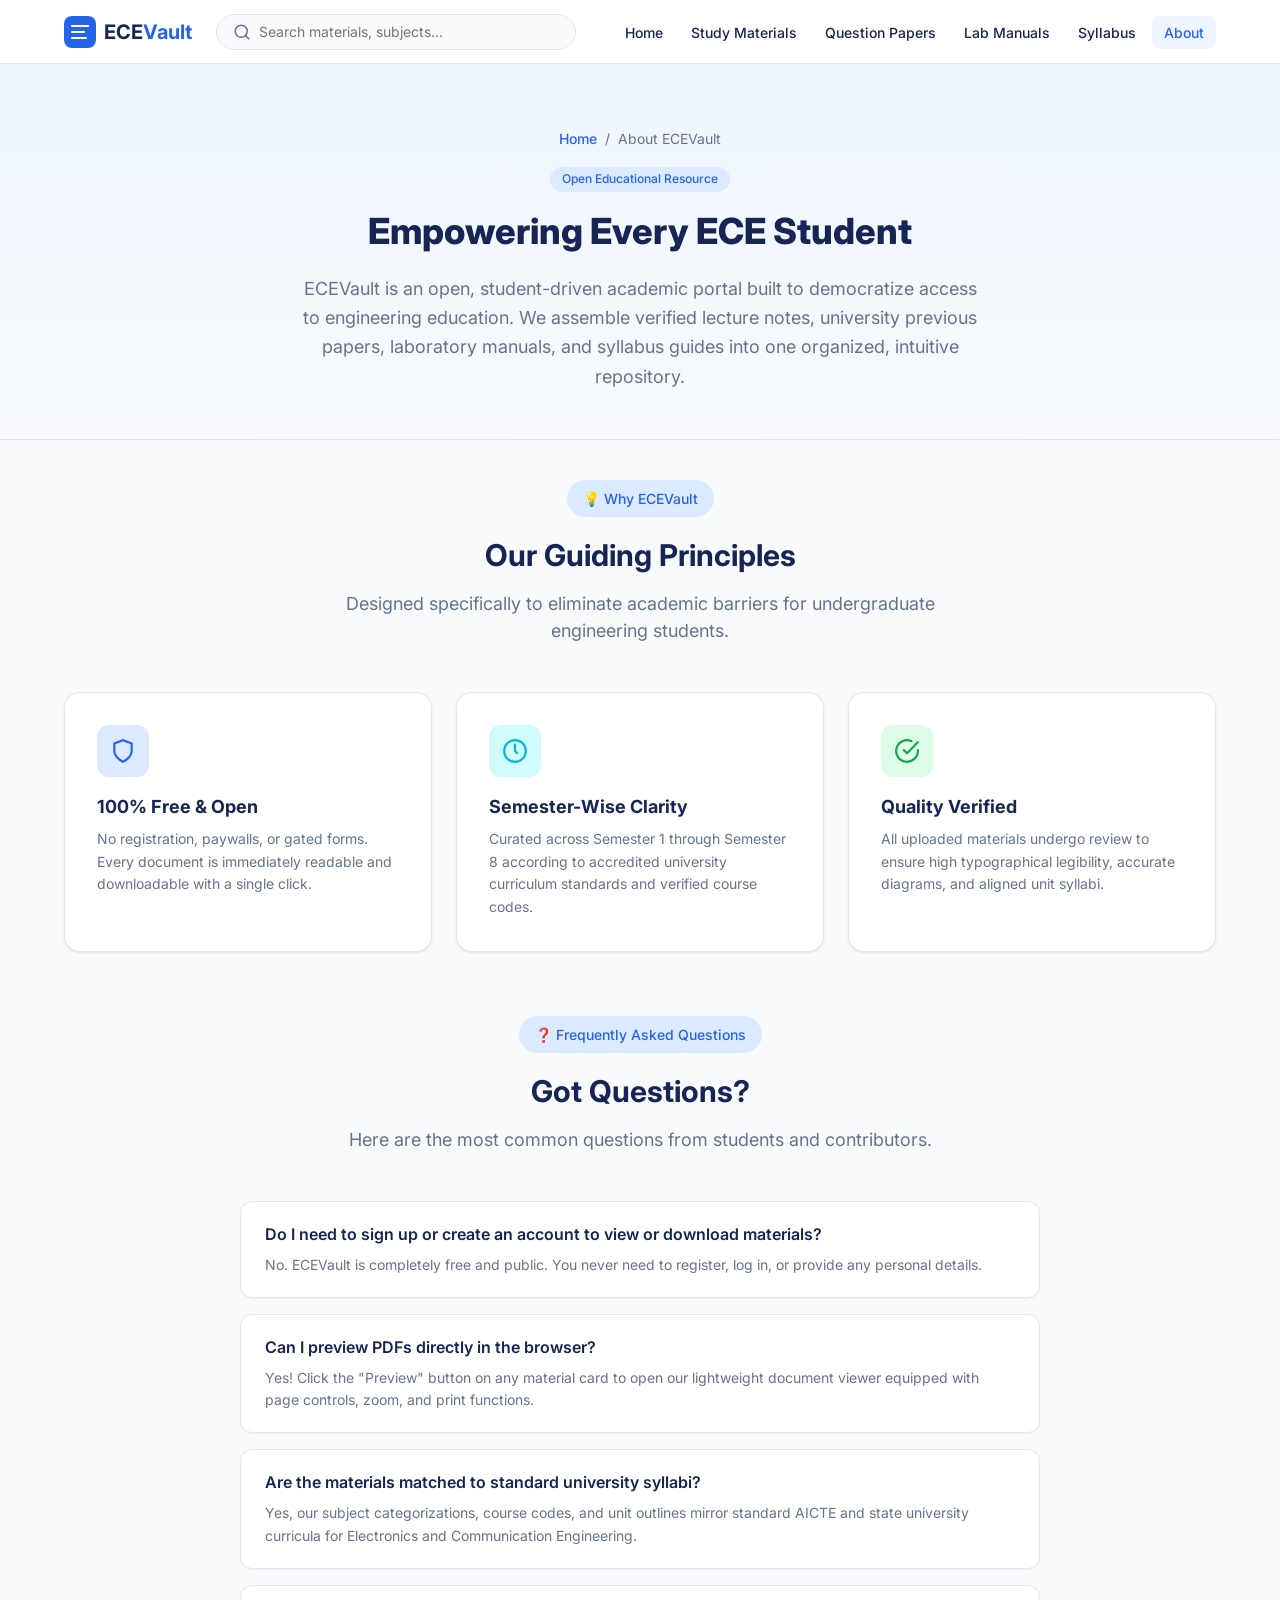
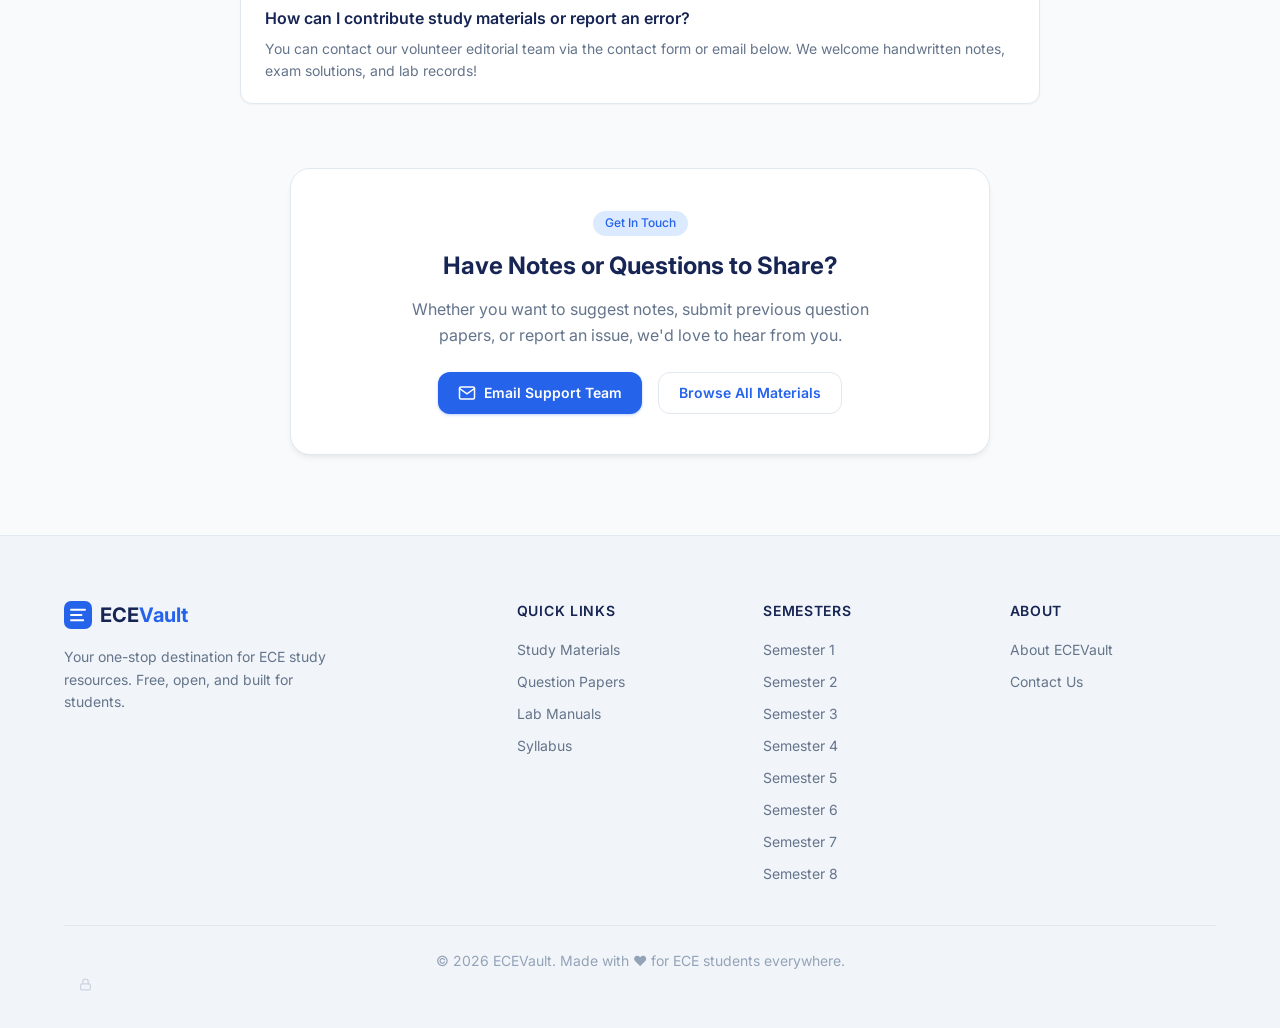
<file: about.html>
<!DOCTYPE html>
<html lang="en">
<head>
  <meta charset="UTF-8" />
  <meta name="viewport" content="width=device-width, initial-scale=1.0" />
  <title>About Us — ECEVault</title>
  <meta name="description" content="Learn about ECEVault — a free, open-access academic repository dedicated to Electronics & Communication Engineering students." />
  <link rel="preconnect" href="https://fonts.googleapis.com" />
  <link rel="preconnect" href="https://fonts.gstatic.com" crossorigin />
  <link href="https://fonts.googleapis.com/css2?family=Inter:wght@400;500;600;700;800&display=swap" rel="stylesheet" />
  <link rel="stylesheet" href="css/design-tokens.css" />
  <link rel="stylesheet" href="css/components.css" />
  <link rel="stylesheet" href="css/layout.css" />
  <style>
    .about-hero {
      background: linear-gradient(180deg, #EFF6FF 0%, var(--color-bg) 100%);
      padding: var(--space-16) 0 var(--space-12);
      text-align: center;
      border-bottom: 1px solid var(--color-border);
    }
    .about-hero__title {
      font-size: var(--font-size-4xl);
      font-weight: var(--font-weight-extrabold);
      color: var(--color-text);
      margin-bottom: var(--space-4);
    }
    .about-hero__sub {
      font-size: var(--font-size-lg);
      color: var(--color-text-secondary);
      max-width: 680px;
      margin: 0 auto;
      line-height: var(--line-height-relaxed);
    }
    .about-values-grid {
      display: grid;
      grid-template-columns: repeat(3, 1fr);
      gap: var(--space-6);
      margin: var(--space-12) 0;
    }
    .about-value-card {
      background: var(--color-card);
      border: 1px solid var(--color-border);
      border-radius: var(--radius-xl);
      padding: var(--space-8);
      box-shadow: var(--shadow-sm);
      transition: all var(--transition-base);
    }
    .about-value-card:hover {
      box-shadow: var(--shadow-lg);
      border-color: var(--color-primary-light);
      transform: translateY(-2px);
    }
    .about-value-icon {
      width: 52px;
      height: 52px;
      border-radius: var(--radius-lg);
      background: var(--color-primary-light);
      color: var(--color-primary);
      display: flex;
      align-items: center;
      justify-content: center;
      margin-bottom: var(--space-4);
    }
    .faq-list {
      display: grid;
      gap: var(--space-4);
      max-width: 800px;
      margin: 0 auto;
    }
    .faq-item {
      background: var(--color-card);
      border: 1px solid var(--color-border);
      border-radius: var(--radius-lg);
      padding: var(--space-5) var(--space-6);
      box-shadow: var(--shadow-xs);
    }
    .faq-question {
      font-size: var(--font-size-base);
      font-weight: var(--font-weight-semibold);
      color: var(--color-text);
      margin-bottom: var(--space-2);
    }
    .faq-answer {
      font-size: var(--font-size-sm);
      color: var(--color-text-secondary);
      line-height: var(--line-height-relaxed);
    }
    .contact-card {
      background: #FFFFFF;
      border: 1px solid var(--color-border);
      border-radius: var(--radius-2xl);
      padding: var(--space-10);
      text-align: center;
      max-width: 700px;
      margin: var(--space-16) auto 0;
      box-shadow: var(--shadow-md);
    }
    @media (max-width: 768px) {
      .about-values-grid { grid-template-columns: 1fr; }
      .about-hero__title { font-size: var(--font-size-3xl); }
    }
  </style>
  <link rel="icon" type="image/svg+xml" href="favicon.svg" />
  <link rel="alternate icon" href="favicon.ico" />
  <meta http-equiv="X-Content-Type-Options" content="nosniff" />
  <meta name="referrer" content="strict-origin-when-cross-origin" />
</head>
<body>

  <!-- ═══════════════ NAVBAR ═══════════════ -->
  <nav class="navbar" id="navbar">
    <div class="container navbar__inner">
      <a href="index.html" class="navbar__brand">
        <svg class="navbar__logo-icon" viewBox="0 0 32 32" width="32" height="32" fill="none">
          <rect width="32" height="32" rx="8" fill="#2563EB"/>
          <path d="M8 10h16M8 16h12M8 22h14" stroke="#fff" stroke-width="2.2" stroke-linecap="round"/>
        </svg>
        <span class="navbar__logo-text">ECE<span class="navbar__logo-accent">Vault</span></span>
      </a>

      <div class="navbar__search" id="navbarSearch">
        <svg width="18" height="18" viewBox="0 0 24 24" fill="none" stroke="#64748B" stroke-width="2" stroke-linecap="round"><circle cx="11" cy="11" r="8"/><line x1="21" y1="21" x2="16.65" y2="16.65"/></svg>
        <input type="text" id="globalSearch" class="navbar__search-input" placeholder="Search materials, subjects…" autocomplete="off" />
      </div>

      <ul class="navbar__links" id="navLinks">
        <li><a href="index.html" class="navbar__link">Home</a></li>
        <li><a href="materials.html" class="navbar__link">Study Materials</a></li>
        <li><a href="papers.html" class="navbar__link">Question Papers</a></li>
        <li><a href="lab-manuals.html" class="navbar__link">Lab Manuals</a></li>
        <li><a href="syllabus.html" class="navbar__link">Syllabus</a></li>
        <li><a href="about.html" class="navbar__link navbar__link--active">About</a></li>
      </ul>

      <button class="navbar__hamburger" id="hamburgerBtn" aria-label="Toggle navigation menu">
        <span></span><span></span><span></span>
      </button>
    </div>
  </nav>

  <!-- ═══════════════ HERO ═══════════════ -->
  <header class="about-hero">
    <div class="container">
      <nav class="breadcrumbs" id="breadcrumbs" style="justify-content: center; margin-bottom: var(--space-4);"></nav>
      <span class="badge badge--blue" style="margin-bottom: var(--space-3);">Open Educational Resource</span>
      <h1 class="about-hero__title">Empowering Every ECE Student</h1>
      <p class="about-hero__sub">
        ECEVault is an open, student-driven academic portal built to democratize access to engineering education. We assemble verified lecture notes, university previous papers, laboratory manuals, and syllabus guides into one organized, intuitive repository.
      </p>
    </div>
  </header>

  <!-- ═══════════════ MAIN CONTENT ═══════════════ -->
  <main class="page-content">
    <div class="container">
      <!-- Core Pillars -->
      <div class="section__header">
        <span class="section__badge">💡 Why ECEVault</span>
        <h2 class="section__title">Our Guiding Principles</h2>
        <p class="section__subtitle">Designed specifically to eliminate academic barriers for undergraduate engineering students.</p>
      </div>

      <div class="about-values-grid">
        <div class="about-value-card">
          <div class="about-value-icon">
            <svg width="26" height="26" viewBox="0 0 24 24" fill="none" stroke="currentColor" stroke-width="2" stroke-linecap="round"><path d="M12 22s8-4 8-10V5l-8-3-8 3v7c0 6 8 10 8 10z"/></svg>
          </div>
          <h3 style="font-size: var(--font-size-lg); font-weight: var(--font-weight-bold); color: var(--color-text); margin-bottom: var(--space-2);">100% Free &amp; Open</h3>
          <p style="font-size: var(--font-size-sm); color: var(--color-text-secondary); line-height: var(--line-height-relaxed);">
            No registration, paywalls, or gated forms. Every document is immediately readable and downloadable with a single click.
          </p>
        </div>

        <div class="about-value-card">
          <div class="about-value-icon" style="background: var(--color-cyan-light); color: var(--color-cyan);">
            <svg width="26" height="26" viewBox="0 0 24 24" fill="none" stroke="currentColor" stroke-width="2" stroke-linecap="round"><circle cx="12" cy="12" r="10"/><polyline points="12 6 12 12 14 14"/></svg>
          </div>
          <h3 style="font-size: var(--font-size-lg); font-weight: var(--font-weight-bold); color: var(--color-text); margin-bottom: var(--space-2);">Semester-Wise Clarity</h3>
          <p style="font-size: var(--font-size-sm); color: var(--color-text-secondary); line-height: var(--line-height-relaxed);">
            Curated across Semester 1 through Semester 8 according to accredited university curriculum standards and verified course codes.
          </p>
        </div>

        <div class="about-value-card">
          <div class="about-value-icon" style="background: var(--color-green-light); color: var(--color-green);">
            <svg width="26" height="26" viewBox="0 0 24 24" fill="none" stroke="currentColor" stroke-width="2" stroke-linecap="round"><path d="M22 11.08V12a10 10 0 1 1-5.93-9.14"/><polyline points="22 4 12 14.01 9 11.01"/></svg>
          </div>
          <h3 style="font-size: var(--font-size-lg); font-weight: var(--font-weight-bold); color: var(--color-text); margin-bottom: var(--space-2);">Quality Verified</h3>
          <p style="font-size: var(--font-size-sm); color: var(--color-text-secondary); line-height: var(--line-height-relaxed);">
            All uploaded materials undergo review to ensure high typographical legibility, accurate diagrams, and aligned unit syllabi.
          </p>
        </div>
      </div>

      <!-- FAQ Section -->
      <section style="margin-top: var(--space-16);">
        <div class="section__header">
          <span class="section__badge">❓ Frequently Asked Questions</span>
          <h2 class="section__title">Got Questions?</h2>
          <p class="section__subtitle">Here are the most common questions from students and contributors.</p>
        </div>

        <div class="faq-list">
          <div class="faq-item">
            <h4 class="faq-question">Do I need to sign up or create an account to view or download materials?</h4>
            <p class="faq-answer">No. ECEVault is completely free and public. You never need to register, log in, or provide any personal details.</p>
          </div>
          <div class="faq-item">
            <h4 class="faq-question">Can I preview PDFs directly in the browser?</h4>
            <p class="faq-answer">Yes! Click the "Preview" button on any material card to open our lightweight document viewer equipped with page controls, zoom, and print functions.</p>
          </div>
          <div class="faq-item">
            <h4 class="faq-question">Are the materials matched to standard university syllabi?</h4>
            <p class="faq-answer">Yes, our subject categorizations, course codes, and unit outlines mirror standard AICTE and state university curricula for Electronics and Communication Engineering.</p>
          </div>
          <div class="faq-item">
            <h4 class="faq-question">How can I contribute study materials or report an error?</h4>
            <p class="faq-answer">You can contact our volunteer editorial team via the contact form or email below. We welcome handwritten notes, exam solutions, and lab records!</p>
          </div>
        </div>
      </section>

      <!-- Contact / Feedback Card -->
      <div class="contact-card" id="contact">
        <span class="badge badge--blue" style="margin-bottom: var(--space-3);">Get In Touch</span>
        <h3 style="font-size: var(--font-size-2xl); font-weight: var(--font-weight-bold); color: var(--color-text); margin-bottom: var(--space-3);">Have Notes or Questions to Share?</h3>
        <p style="font-size: var(--font-size-base); color: var(--color-text-secondary); line-height: var(--line-height-relaxed); margin-bottom: var(--space-6); max-width: 500px; margin-left: auto; margin-right: auto;">
          Whether you want to suggest notes, submit previous question papers, or report an issue, we'd love to hear from you.
        </p>
        <div style="display:flex; justify-content:center; gap:var(--space-4); flex-wrap: wrap;">
          <a href="mailto:support@ecevault.edu" class="btn btn--primary btn--md">
            <svg width="18" height="18" viewBox="0 0 24 24" fill="none" stroke="currentColor" stroke-width="2" stroke-linecap="round"><path d="M4 4h16c1.1 0 2 .9 2 2v12c0 1.1-.9 2-2 2H4c-1.1 0-2-.9-2-2V6c0-1.1.9-2 2-2z"/><polyline points="22,6 12,13 2,6"/></svg>
            Email Support Team
          </a>
          <a href="materials.html" class="btn btn--outline btn--md">
            Browse All Materials
          </a>
        </div>
      </div>
    </div>
  </main>

  <!-- ═══════════════ FOOTER ═══════════════ -->
  <footer class="footer">
    <div class="container">
      <div class="footer__grid">
        <div class="footer__brand">
          <a href="index.html" class="navbar__brand">
            <svg class="navbar__logo-icon" viewBox="0 0 32 32" width="28" height="28" fill="none">
              <rect width="32" height="32" rx="8" fill="#2563EB"/>
              <path d="M8 10h16M8 16h12M8 22h14" stroke="#fff" stroke-width="2.2" stroke-linecap="round"/>
            </svg>
            <span class="navbar__logo-text">ECE<span class="navbar__logo-accent">Vault</span></span>
          </a>
          <p class="footer__tagline">Your one-stop destination for ECE study resources. Free, open, and built for students.</p>
        </div>
        <div class="footer__col">
          <h4 class="footer__heading">Quick Links</h4>
          <ul class="footer__list">
            <li><a href="materials.html">Study Materials</a></li>
            <li><a href="papers.html">Question Papers</a></li>
            <li><a href="lab-manuals.html">Lab Manuals</a></li>
            <li><a href="syllabus.html">Syllabus</a></li>
          </ul>
        </div>
        <div class="footer__col">
          <h4 class="footer__heading">Semesters</h4>
          <ul class="footer__list">
            <li><a href="semester.html?sem=1">Semester 1</a></li>
            <li><a href="semester.html?sem=2">Semester 2</a></li>
            <li><a href="semester.html?sem=3">Semester 3</a></li>
            <li><a href="semester.html?sem=4">Semester 4</a></li>
            <li><a href="semester.html?sem=5">Semester 5</a></li>
            <li><a href="semester.html?sem=6">Semester 6</a></li>
            <li><a href="semester.html?sem=7">Semester 7</a></li>
            <li><a href="semester.html?sem=8">Semester 8</a></li>
          </ul>
        </div>
        <div class="footer__col">
          <h4 class="footer__heading">About</h4>
          <ul class="footer__list">
            <li><a href="about.html">About ECEVault</a></li>
            <li><a href="about.html#contact">Contact Us</a></li>
          </ul>
        </div>
      </div>
      <div class="footer__bottom">
        <p>&copy; 2026 ECEVault. Made with ❤️ for ECE students everywhere.</p>
      </div>
    </div>
  </footer>

  <script src="js/data.js"></script>
  <script src="js/components.js"></script>
  <script src="js/app.js"></script>
  <script>
    document.addEventListener('DOMContentLoaded', () => {
      renderBreadcrumbs('breadcrumbs', [
        { label: 'Home', href: 'index.html' },
        { label: 'About ECEVault', href: 'about.html' }
      ]);
    });
  </script>
</body>
</html>
</file>
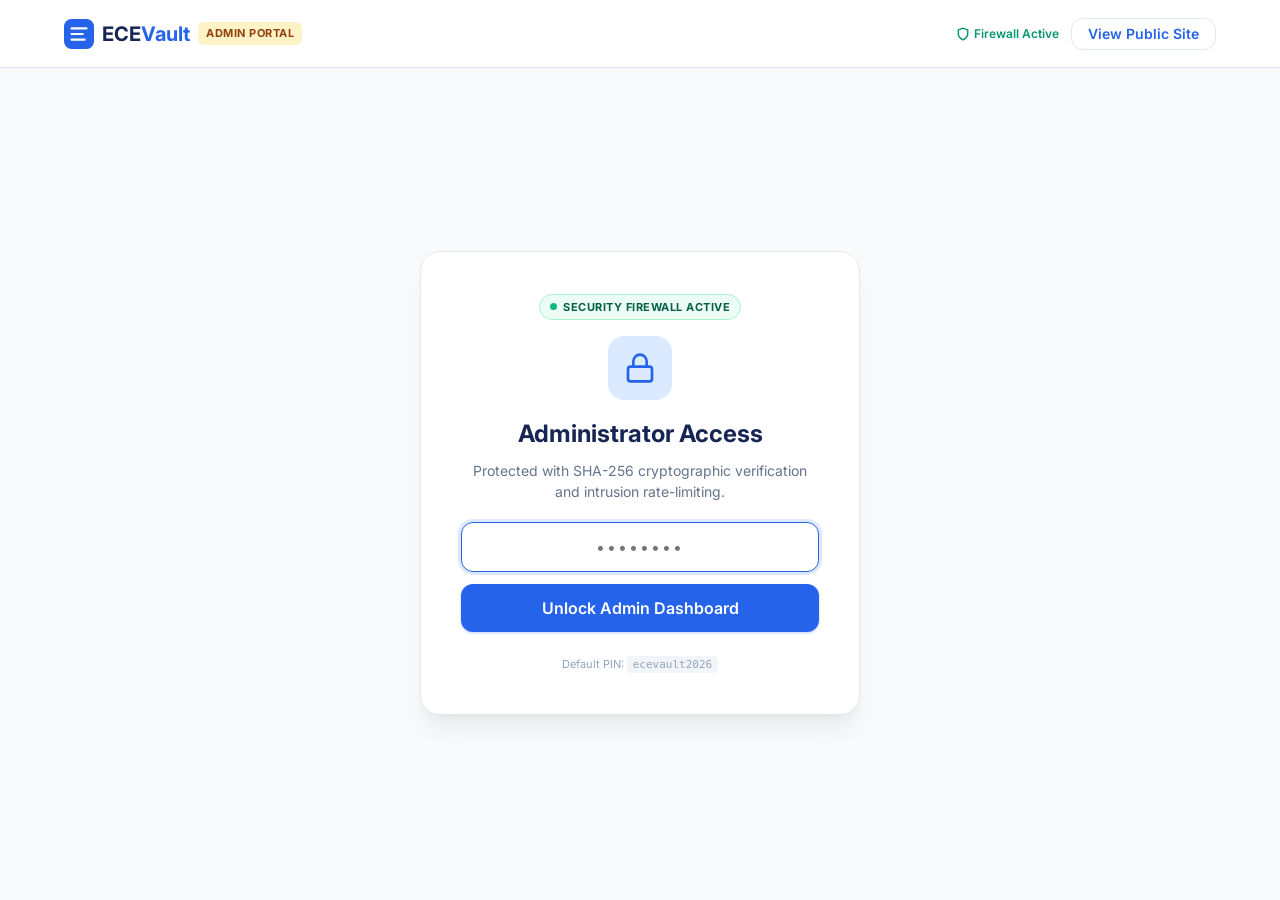
<file: admin.html>
<!DOCTYPE html>
<html lang="en">
<head>
  <meta charset="UTF-8" />
  <meta name="viewport" content="width=device-width, initial-scale=1.0" />
  <title>Admin Portal — ECEvault Security Control</title>
  <meta name="robots" content="noindex, nofollow" />
  <meta http-equiv="X-Content-Type-Options" content="nosniff" />
  <meta name="referrer" content="strict-origin-when-cross-origin" />
  <link rel="icon" type="image/svg+xml" href="favicon.svg" />
  <link rel="alternate icon" href="favicon.ico" />
  
  <link rel="preconnect" href="https://fonts.googleapis.com" />
  <link rel="preconnect" href="https://fonts.gstatic.com" crossorigin />
  <link href="https://fonts.googleapis.com/css2?family=Inter:wght@400;500;600;700;800&family=Fira+Code:wght@400;500&display=swap" rel="stylesheet" />
  <link rel="stylesheet" href="css/design-tokens.css" />
  <link rel="stylesheet" href="css/components.css" />
  <link rel="stylesheet" href="css/layout.css" />
  <style>
    body { background-color: #F8FAFC; min-height: 100vh; }
    .admin-navbar { background: #FFFFFF; border-bottom: 1px solid var(--color-border); height: 68px; display: flex; align-items: center; position: sticky; top: 0; z-index: 100; box-shadow: var(--shadow-xs); }
    .admin-navbar__inner { display: flex; align-items: center; justify-content: space-between; width: 100%; }
    .admin-badge { background: #FEF3C7; color: #92400E; font-weight: 700; font-size: 11px; text-transform: uppercase; letter-spacing: 0.5px; padding: 3px 8px; border-radius: var(--radius-sm); margin-left: 8px; display: inline-flex; align-items: center; gap: 4px; }
    
    /* Security Firewall Badge */
    .fw-shield {
      display: inline-flex;
      align-items: center;
      gap: 6px;
      padding: 4px 10px;
      border-radius: 9999px;
      font-size: 11px;
      font-weight: 700;
      text-transform: uppercase;
      letter-spacing: 0.5px;
      background: #ECFDF5;
      color: #065F46;
      border: 1px solid #A7F3D0;
      margin-bottom: 16px;
    }
    .fw-pulse {
      width: 7px;
      height: 7px;
      border-radius: 50%;
      background: #10B981;
      box-shadow: 0 0 0 0 rgba(16, 185, 129, 0.7);
      animation: fwPulse 2s infinite;
    }
    @keyframes fwPulse {
      0% { box-shadow: 0 0 0 0 rgba(16, 185, 129, 0.7); }
      70% { box-shadow: 0 0 0 8px rgba(16, 185, 129, 0); }
      100% { box-shadow: 0 0 0 0 rgba(16, 185, 129, 0); }
    }

    .auth-container { min-height: calc(100vh - 70px); display: flex; align-items: center; justify-content: center; padding: var(--space-6); }
    .auth-card { background: #FFFFFF; border: 1px solid var(--color-border); border-radius: var(--radius-2xl); padding: var(--space-10); max-width: 440px; width: 100%; box-shadow: var(--shadow-xl); text-align: center; position: relative; }
    .auth-icon { width: 64px; height: 64px; background: var(--color-primary-light); color: var(--color-primary); border-radius: var(--radius-xl); display: flex; align-items: center; justify-content: center; margin: 0 auto var(--space-4); }
    .auth-input { width: 100%; background: var(--color-bg); border: 1.5px solid var(--color-border); border-radius: var(--radius-lg); padding: 14px 16px; font-size: var(--font-size-base); color: var(--color-text); margin-bottom: var(--space-3); text-align: center; letter-spacing: 2px; }
    .auth-input:focus { border-color: var(--color-primary); background: #FFFFFF; box-shadow: 0 0 0 3px rgba(37,99,235,0.15); }
    
    .lockout-alert {
      display: none;
      background: #FEF2F2;
      border: 1px solid #FCA5A5;
      color: #991B1B;
      padding: 12px 14px;
      border-radius: var(--radius-lg);
      font-size: 12px;
      line-height: 1.5;
      font-weight: 600;
      margin-top: 14px;
      text-align: left;
    }

    .admin-dashboard { display: none; padding: var(--space-8) 0 var(--space-20); }
    .admin-stats-grid { display: grid; grid-template-columns: repeat(4, 1fr); gap: var(--space-6); margin-bottom: var(--space-8); }
    .admin-stat-card { background: #FFFFFF; border: 1px solid var(--color-border); border-radius: var(--radius-xl); padding: var(--space-6); box-shadow: var(--shadow-sm); display: flex; align-items: center; gap: var(--space-4); }
    .admin-stat-icon { width: 50px; height: 50px; border-radius: var(--radius-lg); display: flex; align-items: center; justify-content: center; flex-shrink: 0; }
    .admin-stat-num { font-size: var(--font-size-2xl); font-weight: var(--font-weight-bold); color: var(--color-text); line-height: 1.1; }
    .admin-stat-label { font-size: var(--font-size-xs); color: var(--color-text-secondary); text-transform: uppercase; font-weight: 600; letter-spacing: 0.5px; margin-top: 2px; }
    .admin-tabs { display: flex; gap: var(--space-2); border-bottom: 2px solid var(--color-border); margin-bottom: var(--space-8); overflow-x: auto; padding-bottom: 2px; }
    .admin-tab { padding: var(--space-3) var(--space-6); font-size: var(--font-size-sm); font-weight: var(--font-weight-semibold); color: var(--color-text-secondary); border-radius: var(--radius-lg) var(--radius-lg) 0 0; border: 1px solid transparent; border-bottom: none; background: transparent; cursor: pointer; display: flex; align-items: center; gap: var(--space-2); white-space: nowrap; }
    .admin-tab--active { color: var(--color-primary); background: #FFFFFF; border-color: var(--color-border); border-bottom: 2px solid #FFFFFF; margin-bottom: -2px; }
    .admin-pane { display: none; }
    .admin-pane--active { display: block; }
    .form-card { background: #FFFFFF; border: 1px solid var(--color-border); border-radius: var(--radius-2xl); padding: var(--space-8); box-shadow: var(--shadow-sm); }
    .form-grid { display: grid; grid-template-columns: repeat(2, 1fr); gap: var(--space-6); }
    .form-group { display: flex; flex-direction: column; gap: var(--space-2); }
    .form-group--full { grid-column: span 2; }
    .form-label { font-size: var(--font-size-sm); font-weight: var(--font-weight-semibold); color: var(--color-text); display: flex; align-items: center; gap: 6px; }
    .form-input, .form-select, .form-textarea { width: 100%; background: var(--color-bg); border: 1.5px solid var(--color-border); border-radius: var(--radius-lg); padding: 10px 14px; font-size: var(--font-size-sm); color: var(--color-text); }
    .form-input:focus, .form-select:focus, .form-textarea:focus { border-color: var(--color-primary); background: #FFFFFF; }
    .form-textarea { min-height: 90px; resize: vertical; }
    .dropzone { border: 2px dashed #93C5FD; background: #EFF6FF; border-radius: var(--radius-xl); padding: var(--space-8); text-align: center; cursor: pointer; position: relative; }
    .dropzone input[type="file"] { position: absolute; inset: 0; opacity: 0; cursor: pointer; }
    .dropzone-file-info { display: none; background: #FFFFFF; border: 1px solid #BFDBFE; padding: 10px 16px; border-radius: var(--radius-md); margin-top: var(--space-3); font-size: var(--font-size-xs); color: var(--color-primary); font-weight: var(--font-weight-semibold); align-items: center; justify-content: space-between; }
    .admin-table-container { background: #FFFFFF; border: 1px solid var(--color-border); border-radius: var(--radius-2xl); overflow: hidden; }
    .admin-table { width: 100%; border-collapse: collapse; text-align: left; font-size: var(--font-size-sm); }
    .admin-table th { background: #F1F5F9; color: var(--color-text); font-weight: var(--font-weight-semibold); padding: var(--space-4) var(--space-5); border-bottom: 1px solid var(--color-border); }
    .admin-table td { padding: var(--space-4) var(--space-5); border-bottom: 1px solid var(--color-border); color: var(--color-text); vertical-align: middle; }
    .code-box { background: #0F172A; color: #F8FAFC; border-radius: var(--radius-xl); padding: var(--space-6); font-family: 'Fira Code', monospace; font-size: 13px; line-height: 1.6; overflow-x: auto; max-height: 480px; }
    @media (max-width: 900px) { .admin-stats-grid { grid-template-columns: repeat(2, 1fr); } .form-grid { grid-template-columns: 1fr; } .form-group--full { grid-column: span 1; } }
    @media (max-width: 600px) { .admin-stats-grid { grid-template-columns: 1fr; } }
  </style>
</head>
<body>
  <header class="admin-navbar">
    <div class="container admin-navbar__inner">
      <div style="display:flex; align-items:center;">
        <a href="index.html" class="navbar__brand" title="Back to site">
          <svg class="navbar__logo-icon" viewBox="0 0 32 32" width="30" height="30" fill="none"><rect width="32" height="32" rx="8" fill="#2563EB"/><path d="M8 10h16M8 16h12M8 22h14" stroke="#fff" stroke-width="2.2" stroke-linecap="round"/></svg>
          <span class="navbar__logo-text">ECE<span class="navbar__logo-accent">Vault</span></span>
        </a>
        <span class="admin-badge">Admin Portal</span>
      </div>
      <div style="display:flex; align-items:center; gap:var(--space-3);" id="navActions">
        <span style="font-size:12px; color:#059669; font-weight:600; display:inline-flex; align-items:center; gap:4px;">
          <svg width="14" height="14" viewBox="0 0 24 24" fill="none" stroke="currentColor" stroke-width="2.5"><path d="M12 22s8-4 8-10V5l-8-3-8 3v7c0 6 8 10 8 10z"/></svg>
          Firewall Active
        </span>
        <a href="index.html" target="_blank" class="btn btn--outline btn--sm">View Public Site</a>
        <button class="btn btn--outline btn--sm" id="btnLogout" style="display:none;">Log Out</button>
      </div>
    </div>
  </header>

  <!-- AUTHENTICATION & FIREWALL SCREEN -->
  <section class="auth-container" id="authScreen">
    <div class="auth-card">
      <div class="fw-shield">
        <span class="fw-pulse"></span>
        Security Firewall Active
      </div>

      <div class="auth-icon">
        <svg width="32" height="32" viewBox="0 0 24 24" fill="none" stroke="currentColor" stroke-width="2" stroke-linecap="round"><rect x="3" y="11" width="18" height="11" rx="2" ry="2"/><path d="M7 11V7a5 5 0 0 1 10 0v4"/></svg>
      </div>

      <h1 style="font-size: var(--font-size-2xl); font-weight: var(--font-weight-bold); color: var(--color-text); margin-bottom: var(--space-2);">
        Administrator Access
      </h1>
      <p style="font-size: var(--font-size-sm); color: var(--color-text-secondary); margin-bottom: var(--space-5); line-height: 1.5;">
        Protected with SHA-256 cryptographic verification and intrusion rate-limiting.
      </p>

      <form id="authForm" onsubmit="event.preventDefault(); verifyPin();">
        <input type="password" id="adminPinInput" class="auth-input" placeholder="••••••••" autocomplete="current-password" autofocus />
        <button type="submit" id="btnUnlock" class="btn btn--primary btn--lg" style="width:100%; justify-content:center;">
          Unlock Admin Dashboard
        </button>
      </form>

      <div id="authError" style="display:none; color:var(--color-red); font-size:var(--font-size-xs); font-weight:600; margin-top:var(--space-3);">
        Incorrect PIN. <span id="attemptsLeftText"></span>
      </div>

      <div id="lockoutAlert" class="lockout-alert">
        <div style="display:flex; align-items:center; gap:6px; margin-bottom:4px;">
          <svg width="16" height="16" viewBox="0 0 24 24" fill="none" stroke="currentColor" stroke-width="2.5"><circle cx="12" cy="12" r="10"/><line x1="12" y1="8" x2="12" y2="12"/><line x1="12" y1="16" x2="12.01" y2="16"/></svg>
          <strong>Intrusion Shield Triggered</strong>
        </div>
        Too many failed attempts. Temporary security lockout active.
        <div style="font-size:11px; margin-top:4px;" id="lockoutTimerText">Try again in 300 seconds.</div>
      </div>

      <div style="font-size: 11px; color: var(--color-text-muted); margin-top: var(--space-6);">
        Default PIN: <code style="background:#F1F5F9; padding:2px 6px; border-radius:4px;">ecevault2026</code>
      </div>
    </div>
  </section>

  <!-- MAIN ADMIN DASHBOARD -->
  <main class="admin-dashboard" id="dashboardScreen">
    <div class="container">
      <div class="admin-stats-grid">
        <div class="admin-stat-card"><div class="admin-stat-icon" style="background:#EFF6FF; color:#2563EB;"><svg width="24" height="24" viewBox="0 0 24 24" fill="none" stroke="currentColor" stroke-width="2"><path d="M4 19.5A2.5 2.5 0 0 1 6.5 17H20"/><path d="M6.5 2H20v20H6.5A2.5 2.5 0 0 1 4 19.5v-15A2.5 2.5 0 0 1 6.5 2z"/></svg></div><div><div class="admin-stat-num" id="statTotalMats">22</div><div class="admin-stat-label">Total Materials</div></div></div>
        <div class="admin-stat-card"><div class="admin-stat-icon" style="background:#DCFCE7; color:#16A34A;"><svg width="24" height="24" viewBox="0 0 24 24" fill="none" stroke="currentColor" stroke-width="2"><path d="M21 15v4a2 2 0 0 1-2 2H5a2 2 0 0 1-2-2v-4"/><polyline points="17 8 12 3 7 8"/><line x1="12" y1="3" x2="12" y2="15"/></svg></div><div><div class="admin-stat-num" id="statCustomMats">0</div><div class="admin-stat-label">Admin Uploads</div></div></div>
        <div class="admin-stat-card"><div class="admin-stat-icon" style="background:#CFFAFE; color:#0891B2;"><svg width="24" height="24" viewBox="0 0 24 24" fill="none" stroke="currentColor" stroke-width="2"><circle cx="12" cy="12" r="10"/><path d="M12 6v6l4 2"/></svg></div><div><div class="admin-stat-num" id="statSubjects">45</div><div class="admin-stat-label">Subjects</div></div></div>
        <div class="admin-stat-card"><div class="admin-stat-icon" style="background:#EDE9FE; color:#7C3AED;"><svg width="24" height="24" viewBox="0 0 24 24" fill="none" stroke="currentColor" stroke-width="2"><path d="M12 22s8-4 8-10V5l-8-3-8 3v7c0 6 8 10 8 10z"/></svg></div><div><div class="admin-stat-num" style="color:var(--color-green);">Secured</div><div class="admin-stat-label">Firewall Status</div></div></div>
      </div>

      <nav class="admin-tabs">
        <button class="admin-tab admin-tab--active" data-pane="paneUpload">Upload New Material</button>
        <button class="admin-tab" data-pane="paneManage">Manage Uploads (<span id="manageCount">0</span>)</button>
        <button class="admin-tab" data-pane="paneExport">Export / Sync to GitHub</button>
        <button class="admin-tab" data-pane="paneSettings">Settings &amp; Security</button>
      </nav>

      <!-- TAB 1: UPLOAD -->
      <section class="admin-pane admin-pane--active" id="paneUpload">
        <div class="form-card">
          <div style="margin-bottom: var(--space-6);"><h2 style="font-size: var(--font-size-xl); font-weight: var(--font-weight-bold); color: var(--color-text);">Publish New Study Resource</h2><p style="font-size: var(--font-size-sm); color: var(--color-text-secondary);">Uploaded materials immediately appear on your website for users to view and download.</p></div>
          <form id="materialUploadForm">
            <div class="form-grid">
              <div class="form-group form-group--full"><label class="form-label">Document Title *</label><input type="text" id="matTitle" class="form-input" placeholder="e.g., Electromagnetic Waves – Unit 2 Notes" required /></div>
              <div class="form-group"><label class="form-label">Target Semester *</label><select id="matSemester" class="form-select" required onchange="populateSubjectDropdown(this.value)"><option value="">-- Choose Semester --</option><option value="1">Semester 1</option><option value="2">Semester 2</option><option value="3">Semester 3</option><option value="4">Semester 4</option><option value="5">Semester 5</option><option value="6">Semester 6</option><option value="7">Semester 7</option><option value="8">Semester 8</option></select></div>
              <div class="form-group"><label class="form-label">Subject / Course *</label><select id="matSubject" class="form-select" required><option value="">-- Select Semester First --</option></select></div>
              <div class="form-group"><label class="form-label">Resource Category *</label><select id="matType" class="form-select" required><option value="notes">Lecture Notes</option><option value="paper">Previous Year Question Paper</option><option value="lab">Lab Manual / Experiment</option><option value="syllabus">Syllabus Breakdown</option></select></div>
              <div class="form-group"><label class="form-label">Unit / Module</label><select id="matUnit" class="form-select"><option value="all">Complete All Units</option><option value="1">Unit 1</option><option value="2">Unit 2</option><option value="3">Unit 3</option><option value="4">Unit 4</option><option value="5">Unit 5</option></select></div>
              <div class="form-group form-group--full"><label class="form-label">Attach File (PDF, DOCX, PPT)</label><div class="dropzone" id="fileDropZone"><input type="file" id="matFilePicker" accept=".pdf,.doc,.docx,.ppt,.pptx" /><div style="font-weight:600;">Click to browse or drag &amp; drop file here</div><div class="dropzone-file-info" id="fileInfoBadge"><span id="fileNameDisplay">filename.pdf</span><span id="fileSizeDisplay">0 MB</span></div></div></div>
              <div class="form-group"><label class="form-label">Or External Cloud Link (Google Drive / S3)</label><input type="url" id="matFileUrl" class="form-input" placeholder="https://drive.google.com/..." /></div>
              <div class="form-group"><label class="form-label">File Size Display</label><input type="text" id="matSize" class="form-input" value="3.5 MB" /></div>
              <div class="form-group form-group--full"><label class="form-label">Brief Description</label><textarea id="matDescription" class="form-textarea" placeholder="Detailed notes covering topics…"></textarea></div>
              <div class="form-group form-group--full" style="flex-direction:row; align-items:center; gap:var(--space-2);"><input type="checkbox" id="matFeatured" /><label for="matFeatured" style="font-size:var(--font-size-sm);">Feature this resource on the Homepage</label></div>
            </div>
            <div style="margin-top: var(--space-8); display:flex; gap:var(--space-4); border-top: 1px solid var(--color-border); padding-top: var(--space-6);"><button type="submit" class="btn btn--primary btn--md">Publish Material to Vault</button><button type="button" class="btn btn--outline btn--md" onclick="resetForm()">Clear Form</button></div>
          </form>
        </div>
      </section>

      <!-- TAB 2: MANAGE -->
      <section class="admin-pane" id="paneManage">
        <div style="display:flex; justify-content:space-between; align-items:center; margin-bottom:var(--space-6);"><h2 style="font-size: var(--font-size-xl); font-weight: var(--font-weight-bold); color: var(--color-text);">Admin Uploaded Materials</h2><button class="btn btn--primary btn--sm" onclick="switchTab('paneUpload')">+ Upload Another</button></div>
        <div class="admin-table-container"><table class="admin-table"><thead><tr><th>Title</th><th>Semester</th><th>Subject</th><th>Type</th><th>Size</th><th style="text-align:right;">Actions</th></tr></thead><tbody id="materialsTableBody"></tbody></table><div id="noUploadsMessage" style="padding:var(--space-12); text-align:center; color:var(--color-text-secondary); display:none;"><p style="font-weight:600;">No custom materials uploaded yet</p></div></div>
      </section>

      <!-- TAB 3: EXPORT -->
      <section class="admin-pane" id="paneExport">
        <div class="form-card"><h2 style="font-size: var(--font-size-xl); font-weight: var(--font-weight-bold); color: var(--color-text); margin-bottom: var(--space-4);">Export to GitHub Repository</h2><p style="font-size: var(--font-size-sm); color: var(--color-text-secondary); margin-bottom: var(--space-4);">Copy this clean snippet into <code style="background:#F1F5F9; padding:2px 6px;">js/data.js</code> whenever you want to permanently commit files to GitHub.</p><div style="display:flex; gap:var(--space-3); margin-bottom:var(--space-4);"><button class="btn btn--primary btn--sm" onclick="copyExportCode()">Copy JavaScript Code</button><button class="btn btn--outline btn--sm" onclick="downloadExportJson()">Download JSON</button></div><pre class="code-box" id="exportCodeBlock"></pre></div>
      </section>

      <!-- TAB 4: SETTINGS & SECURITY -->
      <section class="admin-pane" id="paneSettings">
        <div class="form-card" style="max-width: 600px;">
          <h2 style="font-size: var(--font-size-xl); font-weight: var(--font-weight-bold); color: var(--color-text); margin-bottom: var(--space-4);">Security Settings</h2>
          
          <div style="margin-bottom: var(--space-6);">
            <label class="form-label">Update Secret Admin PIN (Auto SHA-256 Hashed)</label>
            <div style="display:flex; gap:var(--space-3);">
              <input type="password" id="newPinInput" class="form-input" placeholder="Enter new secret PIN (min 6 characters)" />
              <button class="btn btn--primary btn--md" onclick="updateAdminPin()">Save New PIN</button>
            </div>
            <div style="font-size:12px; color:var(--color-text-secondary); margin-top:6px;">
              Your PIN is cryptographically hashed before saving. Plain text is never stored in browser memory.
            </div>
          </div>

          <div style="padding-top:var(--space-6); border-top:1px solid var(--color-border);">
            <h3 style="font-size:var(--font-size-sm); font-weight:700; color:var(--color-red); margin-bottom:4px;">Danger Zone</h3>
            <p style="font-size:var(--font-size-xs); color:var(--color-text-secondary); margin-bottom:12px;">Clear custom uploads from browser cache.</p>
            <button class="btn btn--outline btn--sm" style="color:var(--color-red); border-color:#FCA5A5;" onclick="clearAllCustomData()">Clear All Custom Uploads</button>
          </div>
        </div>
      </section>
    </div>
  </main>

  <script src="js/data.js"></script>
  <script src="js/components.js"></script>
  <script src="js/app.js"></script>
  <script>
    // ══════════════ CRYPTOGRAPHIC FIREWALL & SECURITY ══════════════
    // SHA-256 hash for default PIN 'ecevault2026':
    const DEFAULT_PIN_HASH = '90f6e2e4db575c400316b7d2305da322438843785870b9b83bc623fb32c0b1a1';
    const MAX_FAILED_ATTEMPTS = 5;
    const LOCKOUT_DURATION_MS = 5 * 60 * 1000; // 5 minute security lockout

    async function sha256(text) {
      const msgUint8 = new TextEncoder().encode(text);
      const hashBuffer = await crypto.subtle.digest('SHA-256', msgUint8);
      const hashArray = Array.from(new Uint8Array(hashBuffer));
      return hashArray.map(b => b.toString(16).padStart(2, '0')).join('');
    }

    function getStoredPinHash() {
      return localStorage.getItem('ecevault_admin_pinhash') || DEFAULT_PIN_HASH;
    }

    // Rate-limiting and Brute-force Detection
    function checkLockout() {
      const lockUntil = parseInt(localStorage.getItem('ecevault_lockout_until') || '0', 10);
      const now = Date.now();
      const lockoutAlert = document.getElementById('lockoutAlert');
      const pinInput = document.getElementById('adminPinInput');
      const unlockBtn = document.getElementById('btnUnlock');

      if (now < lockUntil) {
        const remainingSec = Math.ceil((lockUntil - now) / 1000);
        lockoutAlert.style.display = 'block';
        document.getElementById('lockoutTimerText').textContent = `Firewall locked. Try again in ${remainingSec} seconds.`;
        pinInput.disabled = true;
        unlockBtn.disabled = true;
        setTimeout(checkLockout, 1000);
        return true;
      } else {
        if (lockoutAlert.style.display === 'block') {
          lockoutAlert.style.display = 'none';
          pinInput.disabled = false;
          unlockBtn.disabled = false;
          localStorage.removeItem('ecevault_lockout_until');
          localStorage.removeItem('ecevault_failed_attempts');
        }
        return false;
      }
    }

    function checkAuth() {
      checkLockout();
      const isAuth = sessionStorage.getItem('ecevault_admin_auth') === 'true';
      if (isAuth) {
        document.getElementById('authScreen').style.display = 'none';
        document.getElementById('dashboardScreen').style.display = 'block';
        document.getElementById('btnLogout').style.display = 'inline-flex';
        initDashboard();
      } else {
        document.getElementById('authScreen').style.display = 'flex';
        document.getElementById('dashboardScreen').style.display = 'none';
        document.getElementById('btnLogout').style.display = 'none';
      }
    }

    async function verifyPin() {
      if (checkLockout()) return;

      const input = document.getElementById('adminPinInput');
      const entered = input.value.trim();
      if (!entered) return;

      const enteredHash = await sha256(entered);
      const expectedHash = getStoredPinHash();

      if (enteredHash === expectedHash) {
        sessionStorage.setItem('ecevault_admin_auth', 'true');
        localStorage.removeItem('ecevault_failed_attempts');
        document.getElementById('authError').style.display = 'none';
        showToast('Security verification passed. Welcome, Admin!', 'success');
        checkAuth();
      } else {
        // Intrusion defense counter
        let failures = parseInt(localStorage.getItem('ecevault_failed_attempts') || '0', 10) + 1;
        localStorage.setItem('ecevault_failed_attempts', failures);

        if (failures >= MAX_FAILED_ATTEMPTS) {
          localStorage.setItem('ecevault_lockout_until', Date.now() + LOCKOUT_DURATION_MS);
          checkLockout();
          showToast('🚨 Firewall Alert: Multiple invalid attempts. Portal locked for 5 minutes.', 'error');
        } else {
          const remaining = MAX_FAILED_ATTEMPTS - failures;
          document.getElementById('attemptsLeftText').textContent = `(${remaining} attempt${remaining !== 1 ? 's' : ''} remaining before lockout)`;
          document.getElementById('authError').style.display = 'block';
          input.value = '';
          input.focus();
        }
      }
    }

    document.getElementById('btnLogout').addEventListener('click', () => {
      sessionStorage.removeItem('ecevault_admin_auth');
      showToast('Logged out of admin console.', 'info');
      checkAuth();
    });

    async function updateAdminPin() {
      const newPin = document.getElementById('newPinInput').value.trim();
      if (newPin.length < 6) {
        alert('For security, the new PIN must be at least 6 characters long.');
        return;
      }
      const newHash = await sha256(newPin);
      localStorage.setItem('ecevault_admin_pinhash', newHash);
      // Remove any old unhashed PIN
      localStorage.removeItem('ecevault_admin_pin');
      document.getElementById('newPinInput').value = '';
      showToast('Secret PIN updated and cryptographically hashed!', 'success');
    }

    // ══════════════ DASHBOARD LOGIC ══════════════
    let uploadedFileData = null;
    function initDashboard() {
      updateStats();
      renderUploadedTable();
      updateExportBlock();
      populateSubjectDropdown(1);
    }

    document.querySelectorAll('.admin-tab').forEach(tab => {
      tab.addEventListener('click', () => switchTab(tab.dataset.pane));
    });

    function switchTab(paneId) {
      document.querySelectorAll('.admin-tab').forEach(t => t.classList.toggle('admin-tab--active', t.dataset.pane === paneId));
      document.querySelectorAll('.admin-pane').forEach(p => p.classList.toggle('admin-pane--active', p.id === paneId));
      if (paneId === 'paneManage') renderUploadedTable();
      if (paneId === 'paneExport') updateExportBlock();
    }

    function populateSubjectDropdown(semNum) {
      const select = document.getElementById('matSubject');
      const sem = typeof getSemester === 'function' ? getSemester(Number(semNum)) : null;
      if (!sem) { select.innerHTML = '<option value="">-- Select Semester First --</option>'; return; }
      select.innerHTML = sem.subjects.map(s => `<option value="${s.id}">${s.code} - ${sanitizeHTML(s.name)}</option>`).join('') + '<option value="s-custom">Other / Custom Course</option>';
    }

    const dropZone = document.getElementById('fileDropZone');
    const filePicker = document.getElementById('matFilePicker');
    if (dropZone && filePicker) {
      dropZone.addEventListener('drop', (e) => {
        e.preventDefault();
        if (e.dataTransfer.files && e.dataTransfer.files[0]) handleFileSelection(e.dataTransfer.files[0]);
      });
      filePicker.addEventListener('change', (e) => {
        if (e.target.files && e.target.files[0]) handleFileSelection(e.target.files[0]);
      });
    }

    function handleFileSelection(file) {
      const sizeMB = (file.size / (1024 * 1024)).toFixed(1);
      document.getElementById('fileNameDisplay').textContent = file.name;
      document.getElementById('fileSizeDisplay').textContent = sizeMB + ' MB';
      document.getElementById('fileInfoBadge').style.display = 'flex';
      document.getElementById('matSize').value = sizeMB + ' MB';
      const titleInput = document.getElementById('matTitle');
      if (!titleInput.value) titleInput.value = file.name.replace(/\.[^/.]+$/, "").replace(/[-_]/g, ' ');
      const reader = new FileReader();
      reader.onload = function(e) { uploadedFileData = { name: file.name, dataUrl: e.target.result, size: sizeMB + ' MB' }; };
      reader.readAsDataURL(file);
    }

    document.getElementById('materialUploadForm').addEventListener('submit', (e) => {
      e.preventDefault();
      const title = document.getElementById('matTitle').value.trim();
      const semester = parseInt(document.getElementById('matSemester').value);
      const subjectId = document.getElementById('matSubject').value;
      const type = document.getElementById('matType').value;
      const unit = document.getElementById('matUnit').value;
      const size = document.getElementById('matSize').value.trim() || '3.5 MB';
      const fileUrl = document.getElementById('matFileUrl').value.trim();
      const description = document.getElementById('matDescription').value.trim() || 'Comprehensive study resource covering key syllabus units.';
      const featured = document.getElementById('matFeatured').checked;

      const newMaterial = {
        id: 'm_' + Date.now(),
        title, semester, subjectId, type,
        unit: unit === 'all' ? 'all' : parseInt(unit),
        format: 'pdf', size, downloads: 0, featured, description,
        dataUrl: uploadedFileData ? uploadedFileData.dataUrl : null,
        fileName: uploadedFileData ? uploadedFileData.name : `${title.replace(/[^a-zA-Z0-9_-]/g, '_')}.pdf`,
        fileUrl: fileUrl || null,
        createdAt: new Date().toISOString()
      };

      const customList = getCustomMaterials();
      customList.unshift(newMaterial);
      saveCustomMaterials(customList);
      showToast('🎉 "' + sanitizeHTML(title) + '" published successfully!', 'success');
      resetForm();
      updateStats();
      switchTab('paneManage');
    });

    function resetForm() {
      document.getElementById('materialUploadForm').reset();
      document.getElementById('fileInfoBadge').style.display = 'none';
      uploadedFileData = null;
    }

    function renderUploadedTable() {
      const customList = getCustomMaterials();
      const tbody = document.getElementById('materialsTableBody');
      const emptyMsg = document.getElementById('noUploadsMessage');
      document.getElementById('manageCount').textContent = customList.length;
      if (customList.length === 0) { tbody.innerHTML = ''; emptyMsg.style.display = 'block'; return; }
      emptyMsg.style.display = 'none';
      tbody.innerHTML = customList.map(m => {
        const subj = typeof getSubject === 'function' ? getSubject(m.subjectId) || { name: m.subjectId, code: 'EC' } : { name: m.subjectId, code: 'EC' };
        return `
          <tr>
            <td>
              <div style="font-weight:600; color:var(--color-text);">${sanitizeHTML(m.title)}</div>
              <div style="font-size:12px; color:var(--color-text-secondary);">${sanitizeHTML(m.description.slice(0, 60))}…</div>
            </td>
            <td><span class="badge badge--blue">Sem ${sanitizeHTML(m.semester)}</span></td>
            <td><span class="badge badge--cyan">${sanitizeHTML(subj.code)}</span></td>
            <td><span class="badge badge--violet">${typeof getTypeLabel === 'function' ? getTypeLabel(m.type) : m.type}</span></td>
            <td>${sanitizeHTML(m.size)}</td>
            <td style="text-align:right;">
              <a href="preview.html?id=${encodeURIComponent(m.id)}" target="_blank" class="btn btn--outline btn--sm">Preview</a> 
              <button class="btn btn--outline btn--sm" style="color:var(--color-red); border-color:#FECACA;" onclick="deleteMaterial('${sanitizeHTML(m.id)}')">Delete</button>
            </td>
          </tr>
        `;
      }).join('');
    }

    function deleteMaterial(id) {
      if (!confirm('Remove this material?')) return;
      let customList = getCustomMaterials().filter(m => m.id !== id);
      saveCustomMaterials(customList);
      showToast('Material deleted.', 'info');
      updateStats();
      renderUploadedTable();
      updateExportBlock();
    }

    function clearAllCustomData() {
      if (!confirm('Delete all custom uploaded materials?')) return;
      saveCustomMaterials([]);
      showToast('All custom materials cleared.', 'info');
      updateStats();
      renderUploadedTable();
      updateExportBlock();
    }

    function updateStats() {
      const customList = getCustomMaterials();
      const baseCount = typeof ECE_DATA !== 'undefined' ? ECE_DATA.materials.length : 22;
      document.getElementById('statTotalMats').textContent = baseCount + customList.length;
      document.getElementById('statCustomMats').textContent = customList.length;
      document.getElementById('manageCount').textContent = customList.length;
    }

    function updateExportBlock() {
      const customList = getCustomMaterials().map(m => { const c = { ...m }; delete c.dataUrl; return c; });
      document.getElementById('exportCodeBlock').textContent = `// Paste into ECE_DATA.materials inside js/data.js:\n` + JSON.stringify(customList, null, 2);
    }

    function copyExportCode() {
      navigator.clipboard.writeText(document.getElementById('exportCodeBlock').textContent).then(() => showToast('Copied to clipboard!', 'success'));
    }

    function downloadExportJson() {
      const blob = new Blob([JSON.stringify(getCustomMaterials(), null, 2)], { type: 'application/json' });
      const url = URL.createObjectURL(blob);
      const a = document.createElement('a');
      a.href = url;
      a.download = `ecevault_materials_${Date.now()}.json`;
      a.click();
      URL.revokeObjectURL(url);
    }

    document.addEventListener('DOMContentLoaded', checkAuth);
  </script>
</body>
</html>
</file>
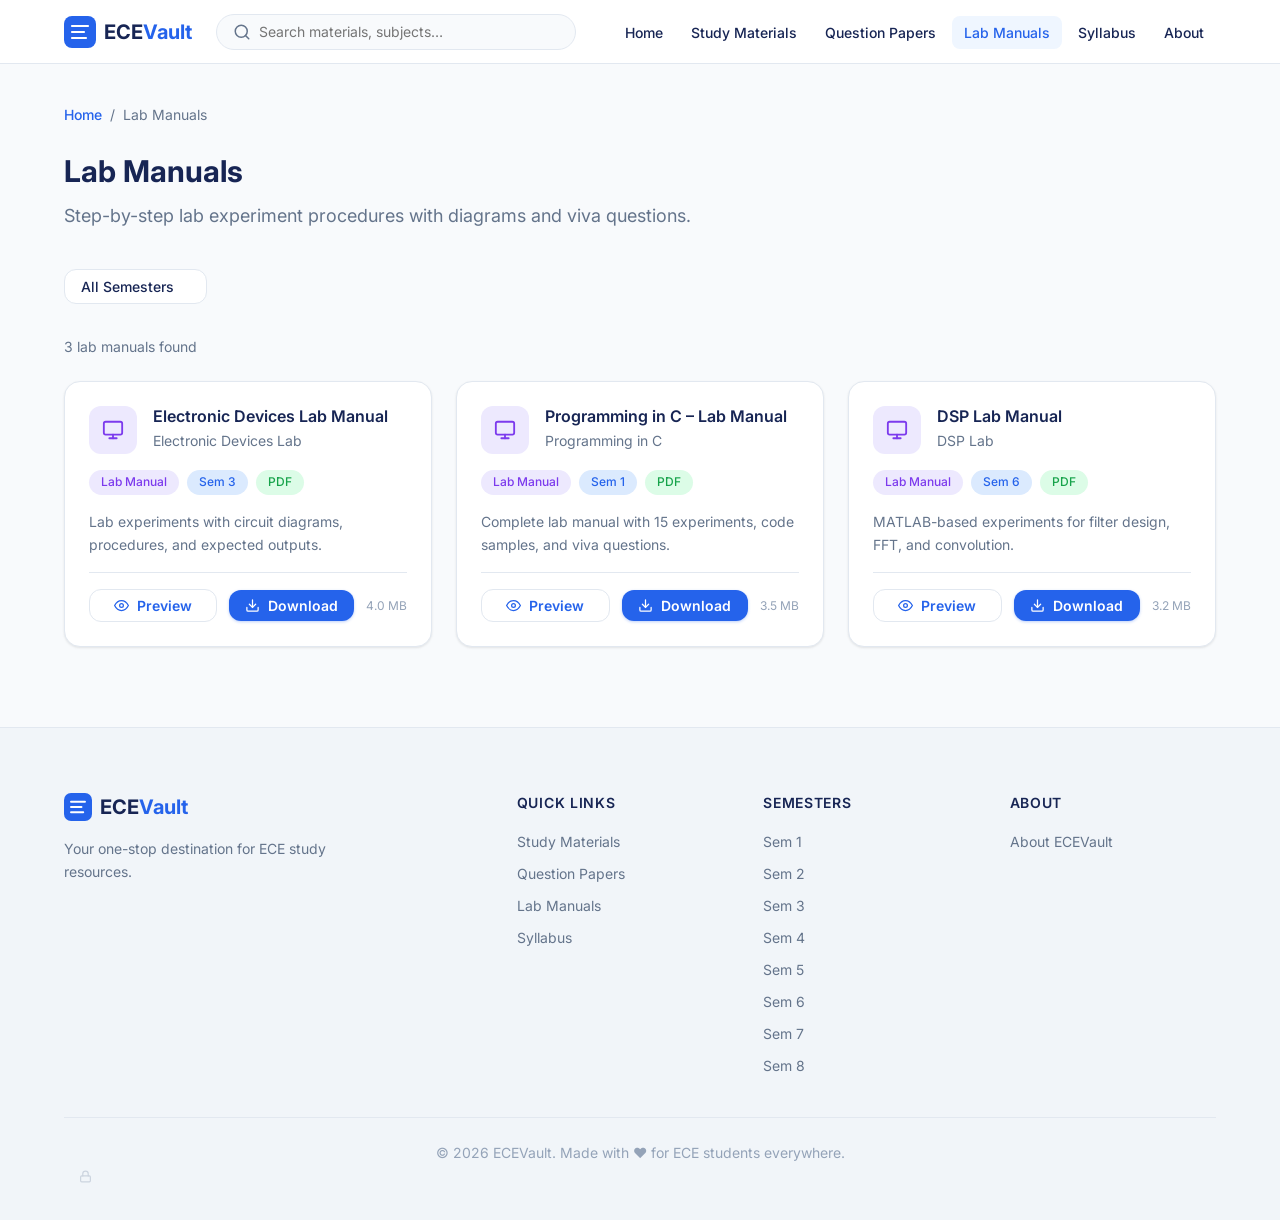
<file: lab-manuals.html>
<!DOCTYPE html>
<html lang="en">

<head>
  <meta charset="UTF-8" />
  <meta name="viewport" content="width=device-width, initial-scale=1.0" />
  <title>Lab Manuals — ECEVault</title>
  <link rel="preconnect" href="https://fonts.googleapis.com" />
  <link rel="preconnect" href="https://fonts.gstatic.com" crossorigin />
  <link href="https://fonts.googleapis.com/css2?family=Inter:wght@400;500;600;700;800&display=swap" rel="stylesheet" />
  <link rel="stylesheet" href="css/design-tokens.css" />
  <link rel="stylesheet" href="css/components.css" />
  <link rel="stylesheet" href="css/layout.css" />
  <link rel="icon" type="image/svg+xml" href="favicon.svg" />
  <link rel="alternate icon" href="favicon.ico" />
  <meta http-equiv="X-Content-Type-Options" content="nosniff" />
  <meta name="referrer" content="strict-origin-when-cross-origin" />
</head>

<body>
  <nav class="navbar" id="navbar">
    <div class="container navbar__inner"><a href="index.html" class="navbar__brand"><svg class="navbar__logo-icon"
          viewBox="0 0 32 32" width="32" height="32" fill="none">
          <rect width="32" height="32" rx="8" fill="#2563EB" />
          <path d="M8 10h16M8 16h12M8 22h14" stroke="#fff" stroke-width="2.2" stroke-linecap="round" />
        </svg><span class="navbar__logo-text">ECE<span class="navbar__logo-accent">Vault</span></span></a>
      <div class="navbar__search" id="navbarSearch"><svg width="18" height="18" viewBox="0 0 24 24" fill="none"
          stroke="#64748B" stroke-width="2" stroke-linecap="round">
          <circle cx="11" cy="11" r="8" />
          <line x1="21" y1="21" x2="16.65" y2="16.65" />
        </svg><input type="text" id="globalSearch" class="navbar__search-input"
          placeholder="Search materials, subjects…" autocomplete="off" /></div>
      <ul class="navbar__links" id="navLinks">
        <li><a href="index.html" class="navbar__link">Home</a></li>
        <li><a href="materials.html" class="navbar__link">Study Materials</a></li>
        <li><a href="papers.html" class="navbar__link">Question Papers</a></li>
        <li><a href="lab-manuals.html" class="navbar__link navbar__link--active">Lab Manuals</a></li>
        <li><a href="syllabus.html" class="navbar__link">Syllabus</a></li>
        <li><a href="about.html" class="navbar__link">About</a></li>
      </ul><button class="navbar__hamburger" id="hamburgerBtn"
        aria-label="Toggle navigation menu"><span></span><span></span><span></span></button>
    </div>
  </nav>
  <main class="page-content">
    <div class="container">
      <nav class="breadcrumbs" id="breadcrumbs"></nav>
      <div class="page-header">
        <h1 class="page-header__title">Lab Manuals</h1>
        <p class="page-header__subtitle">Step-by-step lab experiment procedures with diagrams and viva questions.</p>
      </div>
      <div id="filterContainer"></div>
      <div class="results-info"><span class="results-info__count" id="resultCount"></span></div>
      <div class="materials-grid" id="labsGrid"></div>
      <div class="empty-state" id="emptyState" style="display:none;">
        <div class="empty-state__icon"><svg width="28" height="28" viewBox="0 0 24 24" fill="none" stroke="#7C3AED"
            stroke-width="2" stroke-linecap="round">
            <rect x="2" y="3" width="20" height="14" rx="2" />
            <line x1="8" y1="21" x2="16" y2="21" />
            <line x1="12" y1="17" x2="12" y2="21" />
          </svg></div>
        <h3 class="empty-state__title">No lab manuals found</h3>
        <p class="empty-state__desc">Try adjusting your filters.</p>
      </div>
    </div>
  </main>
  <footer class="footer">
    <div class="container">
      <div class="footer__grid">
        <div class="footer__brand"><a href="index.html" class="navbar__brand"><svg class="navbar__logo-icon"
              viewBox="0 0 32 32" width="28" height="28" fill="none">
              <rect width="32" height="32" rx="8" fill="#2563EB" />
              <path d="M8 10h16M8 16h12M8 22h14" stroke="#fff" stroke-width="2.2" stroke-linecap="round" />
            </svg><span class="navbar__logo-text">ECE<span class="navbar__logo-accent">Vault</span></span></a>
          <p class="footer__tagline">Your one-stop destination for ECE study resources.</p>
        </div>
        <div class="footer__col">
          <h4 class="footer__heading">Quick Links</h4>
          <ul class="footer__list">
            <li><a href="materials.html">Study Materials</a></li>
            <li><a href="papers.html">Question Papers</a></li>
            <li><a href="lab-manuals.html">Lab Manuals</a></li>
            <li><a href="syllabus.html">Syllabus</a></li>
          </ul>
        </div>
        <div class="footer__col">
          <h4 class="footer__heading">Semesters</h4>
          <ul class="footer__list">
            <li><a href="semester.html?sem=1">Sem 1</a></li>
            <li><a href="semester.html?sem=2">Sem 2</a></li>
            <li><a href="semester.html?sem=3">Sem 3</a></li>
            <li><a href="semester.html?sem=4">Sem 4</a></li>
            <li><a href="semester.html?sem=5">Sem 5</a></li>
            <li><a href="semester.html?sem=6">Sem 6</a></li>
            <li><a href="semester.html?sem=7">Sem 7</a></li>
            <li><a href="semester.html?sem=8">Sem 8</a></li>
          </ul>
        </div>
        <div class="footer__col">
          <h4 class="footer__heading">About</h4>
          <ul class="footer__list">
            <li><a href="about.html">About ECEVault</a></li>
          </ul>
        </div>
      </div>
      <div class="footer__bottom">
        <p>&copy; 2026 ECEVault. Made with ❤️ for ECE students everywhere.</p>
      </div>
    </div>
  </footer>
  <script src="js/data.js"></script>
  <script src="js/components.js"></script>
  <script src="js/app.js"></script>
  <script>document.addEventListener('DOMContentLoaded', () => { renderBreadcrumbs('breadcrumbs', [{ label: 'Home', href: 'index.html' }, { label: 'Lab Manuals', href: 'lab-manuals.html' }]); renderFilters('filterContainer', { showType: false, showUnit: false }); function render() { const filters = { type: 'lab' }; document.querySelectorAll('.filter-select').forEach(sel => { if (sel.value) filters[sel.dataset.filter] = sel.value; }); const results = getMaterials(filters); const grid = document.getElementById('labsGrid'); const empty = document.getElementById('emptyState'); document.getElementById('resultCount').textContent = results.length + ' lab manual' + (results.length !== 1 ? 's' : '') + ' found'; if (results.length > 0) { grid.innerHTML = results.map(renderMaterialCard).join(''); empty.style.display = 'none'; } else { grid.innerHTML = ''; empty.style.display = 'block'; } } render(); document.addEventListener('change', (e) => { if (e.target.matches('.filter-select')) render(); }); });</script>
</body>

</html>
</file>
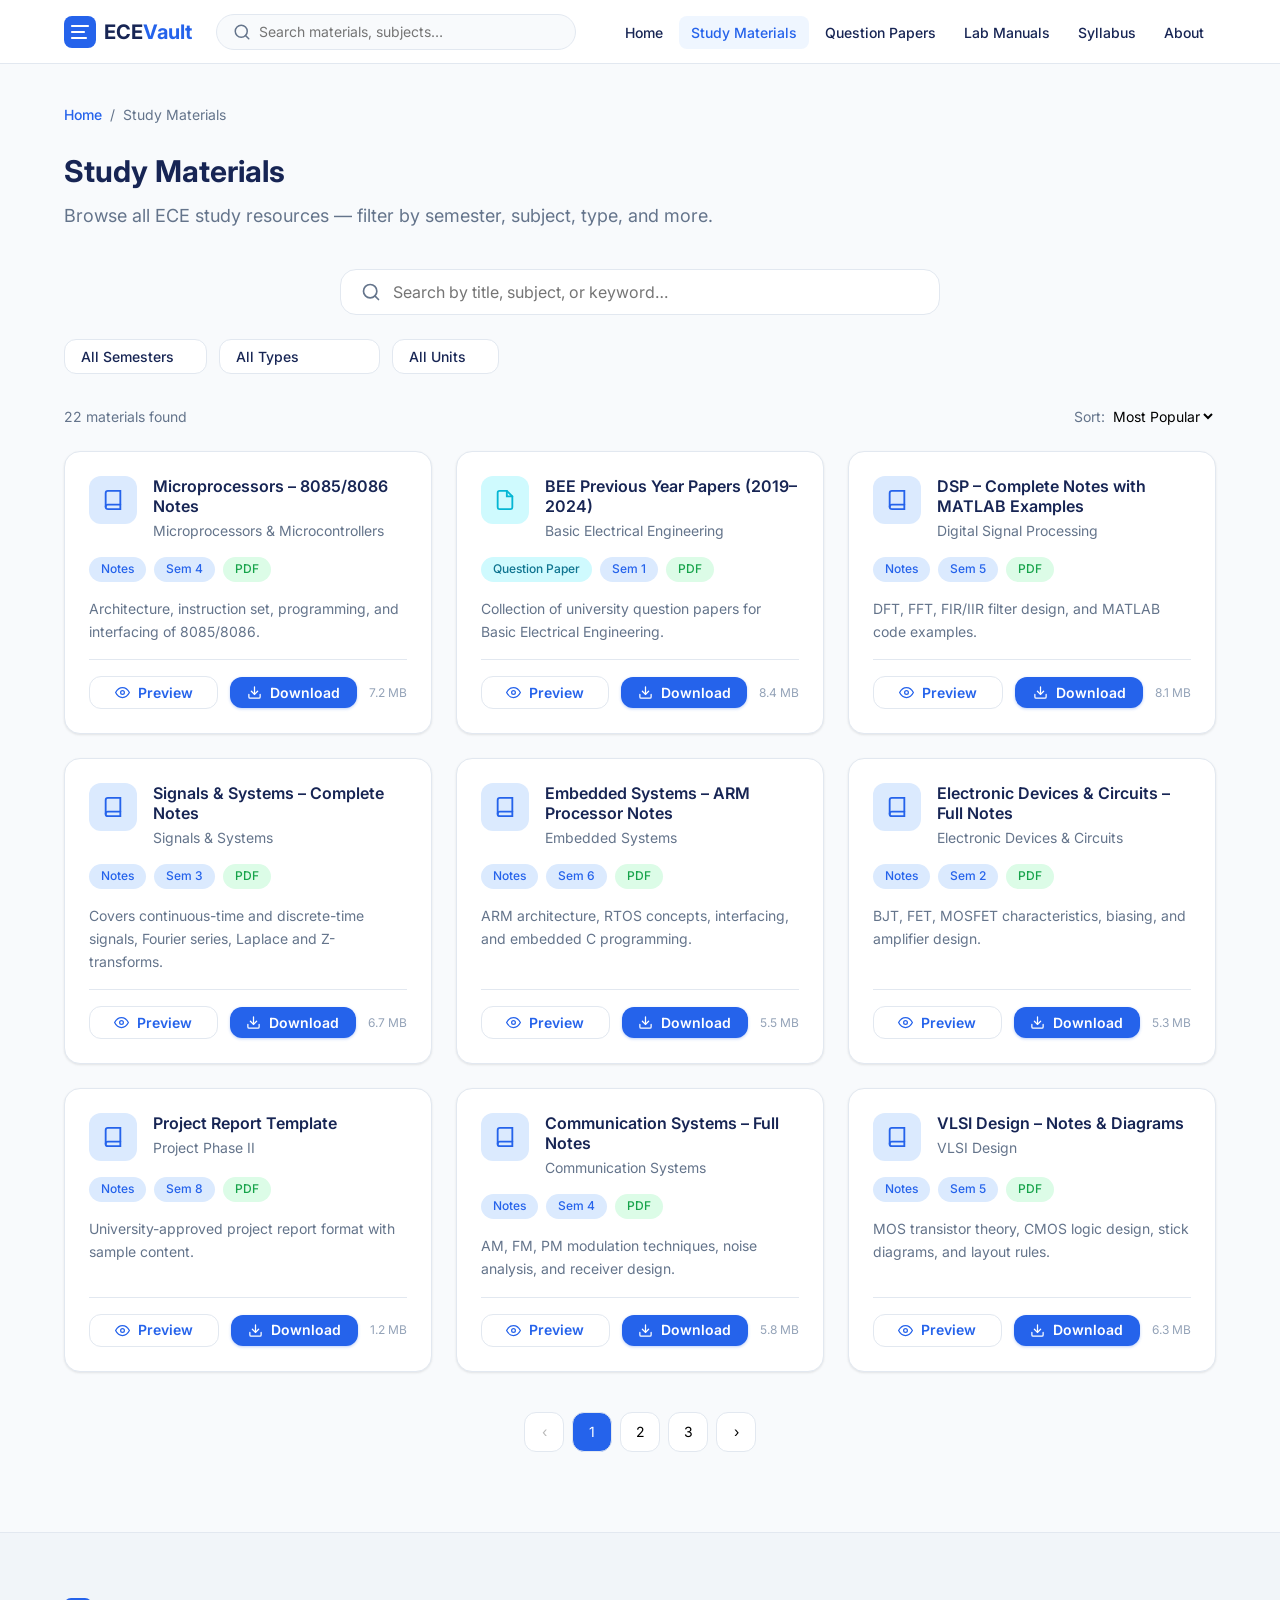
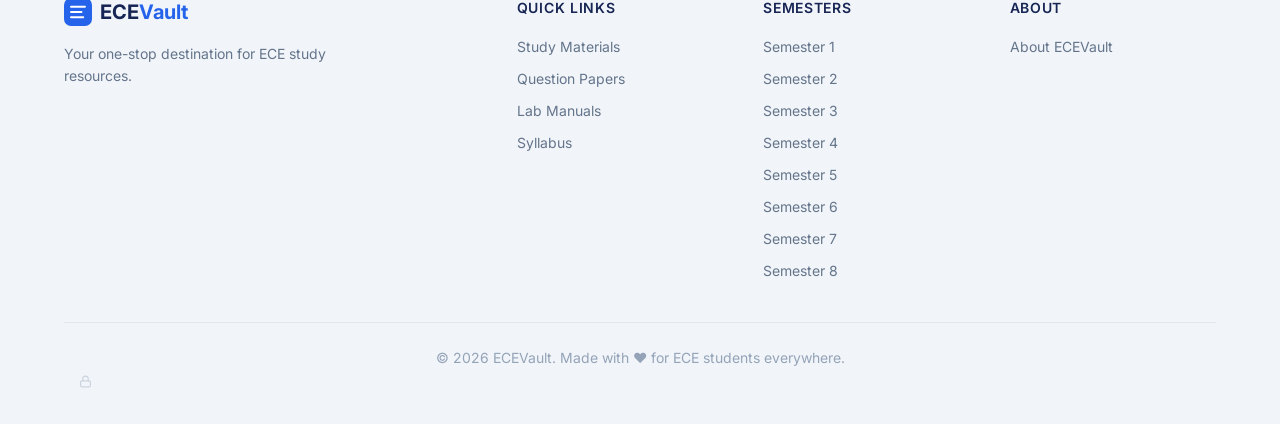
<file: materials.html>
<!DOCTYPE html>
<html lang="en">
<head>
  <meta charset="UTF-8" />
  <meta name="viewport" content="width=device-width, initial-scale=1.0" />
  <title>Study Materials — ECEVault</title>
  <meta name="description" content="Browse ECE study materials — notes, question papers, lab manuals filtered by semester, subject, and unit." />
  <link rel="preconnect" href="https://fonts.googleapis.com" />
  <link rel="preconnect" href="https://fonts.gstatic.com" crossorigin />
  <link href="https://fonts.googleapis.com/css2?family=Inter:wght@400;500;600;700;800&display=swap" rel="stylesheet" />
  <link rel="stylesheet" href="css/design-tokens.css" />
  <link rel="stylesheet" href="css/components.css" />
  <link rel="stylesheet" href="css/layout.css" />
  <link rel="icon" type="image/svg+xml" href="favicon.svg" />
  <link rel="alternate icon" href="favicon.ico" />
  <meta http-equiv="X-Content-Type-Options" content="nosniff" />
  <meta name="referrer" content="strict-origin-when-cross-origin" />
</head>
<body>
  <nav class="navbar" id="navbar">
    <div class="container navbar__inner">
      <a href="index.html" class="navbar__brand"><svg class="navbar__logo-icon" viewBox="0 0 32 32" width="32" height="32" fill="none"><rect width="32" height="32" rx="8" fill="#2563EB"/><path d="M8 10h16M8 16h12M8 22h14" stroke="#fff" stroke-width="2.2" stroke-linecap="round"/></svg><span class="navbar__logo-text">ECE<span class="navbar__logo-accent">Vault</span></span></a>
      <div class="navbar__search" id="navbarSearch"><svg width="18" height="18" viewBox="0 0 24 24" fill="none" stroke="#64748B" stroke-width="2" stroke-linecap="round"><circle cx="11" cy="11" r="8"/><line x1="21" y1="21" x2="16.65" y2="16.65"/></svg><input type="text" id="globalSearch" class="navbar__search-input" placeholder="Search materials, subjects…" autocomplete="off" /></div>
      <ul class="navbar__links" id="navLinks">
        <li><a href="index.html" class="navbar__link">Home</a></li>
        <li><a href="materials.html" class="navbar__link navbar__link--active">Study Materials</a></li>
        <li><a href="papers.html" class="navbar__link">Question Papers</a></li>
        <li><a href="lab-manuals.html" class="navbar__link">Lab Manuals</a></li>
        <li><a href="syllabus.html" class="navbar__link">Syllabus</a></li>
        <li><a href="about.html" class="navbar__link">About</a></li>
      </ul>
      <button class="navbar__hamburger" id="hamburgerBtn" aria-label="Toggle navigation menu"><span></span><span></span><span></span></button>
    </div>
  </nav>
  <main class="page-content">
    <div class="container">
      <nav class="breadcrumbs" id="breadcrumbs"></nav>
      <div class="page-header">
        <h1 class="page-header__title">Study Materials</h1>
        <p class="page-header__subtitle">Browse all ECE study resources — filter by semester, subject, type, and more.</p>
      </div>
      <div style="margin-bottom: var(--space-6);"><div class="search-bar" style="margin: 0 auto;"><svg width="20" height="20" viewBox="0 0 24 24" fill="none" stroke="#64748B" stroke-width="2" stroke-linecap="round"><circle cx="11" cy="11" r="8"/><line x1="21" y1="21" x2="16.65" y2="16.65"/></svg><input type="text" class="search-bar__input" id="materialSearch" placeholder="Search by title, subject, or keyword…" autocomplete="off" /></div></div>
      <div id="filterContainer"></div>
      <div class="results-info" id="resultsInfo"><span class="results-info__count" id="resultCount"></span><div class="results-info__sort">Sort: <select id="sortSelect"><option value="downloads">Most Popular</option><option value="name">Name (A-Z)</option></select></div></div>
      <div class="materials-grid" id="materialsGrid"></div>
      <div class="empty-state" id="emptyState" style="display:none;"><div class="empty-state__icon"><svg width="28" height="28" viewBox="0 0 24 24" fill="none" stroke="#2563EB" stroke-width="2" stroke-linecap="round"><circle cx="11" cy="11" r="8"/><line x1="21" y1="21" x2="16.65" y2="16.65"/></svg></div><h3 class="empty-state__title">No materials found</h3><p class="empty-state__desc">Try adjusting your filters or search terms.</p></div>
      <div class="pagination" id="pagination"></div>
    </div>
  </main>
  <footer class="footer"><div class="container"><div class="footer__grid"><div class="footer__brand"><a href="index.html" class="navbar__brand"><svg class="navbar__logo-icon" viewBox="0 0 32 32" width="28" height="28" fill="none"><rect width="32" height="32" rx="8" fill="#2563EB"/><path d="M8 10h16M8 16h12M8 22h14" stroke="#fff" stroke-width="2.2" stroke-linecap="round"/></svg><span class="navbar__logo-text">ECE<span class="navbar__logo-accent">Vault</span></span></a><p class="footer__tagline">Your one-stop destination for ECE study resources.</p></div><div class="footer__col"><h4 class="footer__heading">Quick Links</h4><ul class="footer__list"><li><a href="materials.html">Study Materials</a></li><li><a href="papers.html">Question Papers</a></li><li><a href="lab-manuals.html">Lab Manuals</a></li><li><a href="syllabus.html">Syllabus</a></li></ul></div><div class="footer__col"><h4 class="footer__heading">Semesters</h4><ul class="footer__list"><li><a href="semester.html?sem=1">Semester 1</a></li><li><a href="semester.html?sem=2">Semester 2</a></li><li><a href="semester.html?sem=3">Semester 3</a></li><li><a href="semester.html?sem=4">Semester 4</a></li><li><a href="semester.html?sem=5">Semester 5</a></li><li><a href="semester.html?sem=6">Semester 6</a></li><li><a href="semester.html?sem=7">Semester 7</a></li><li><a href="semester.html?sem=8">Semester 8</a></li></ul></div><div class="footer__col"><h4 class="footer__heading">About</h4><ul class="footer__list"><li><a href="about.html">About ECEVault</a></li></ul></div></div><div class="footer__bottom"><p>&copy; 2026 ECEVault. Made with ❤️ for ECE students everywhere.</p></div></div></footer>
  <script src="js/data.js"></script>
  <script src="js/components.js"></script>
  <script src="js/app.js"></script>
  <script src="js/pages/materials.js"></script>
</body>
</html>
</file>
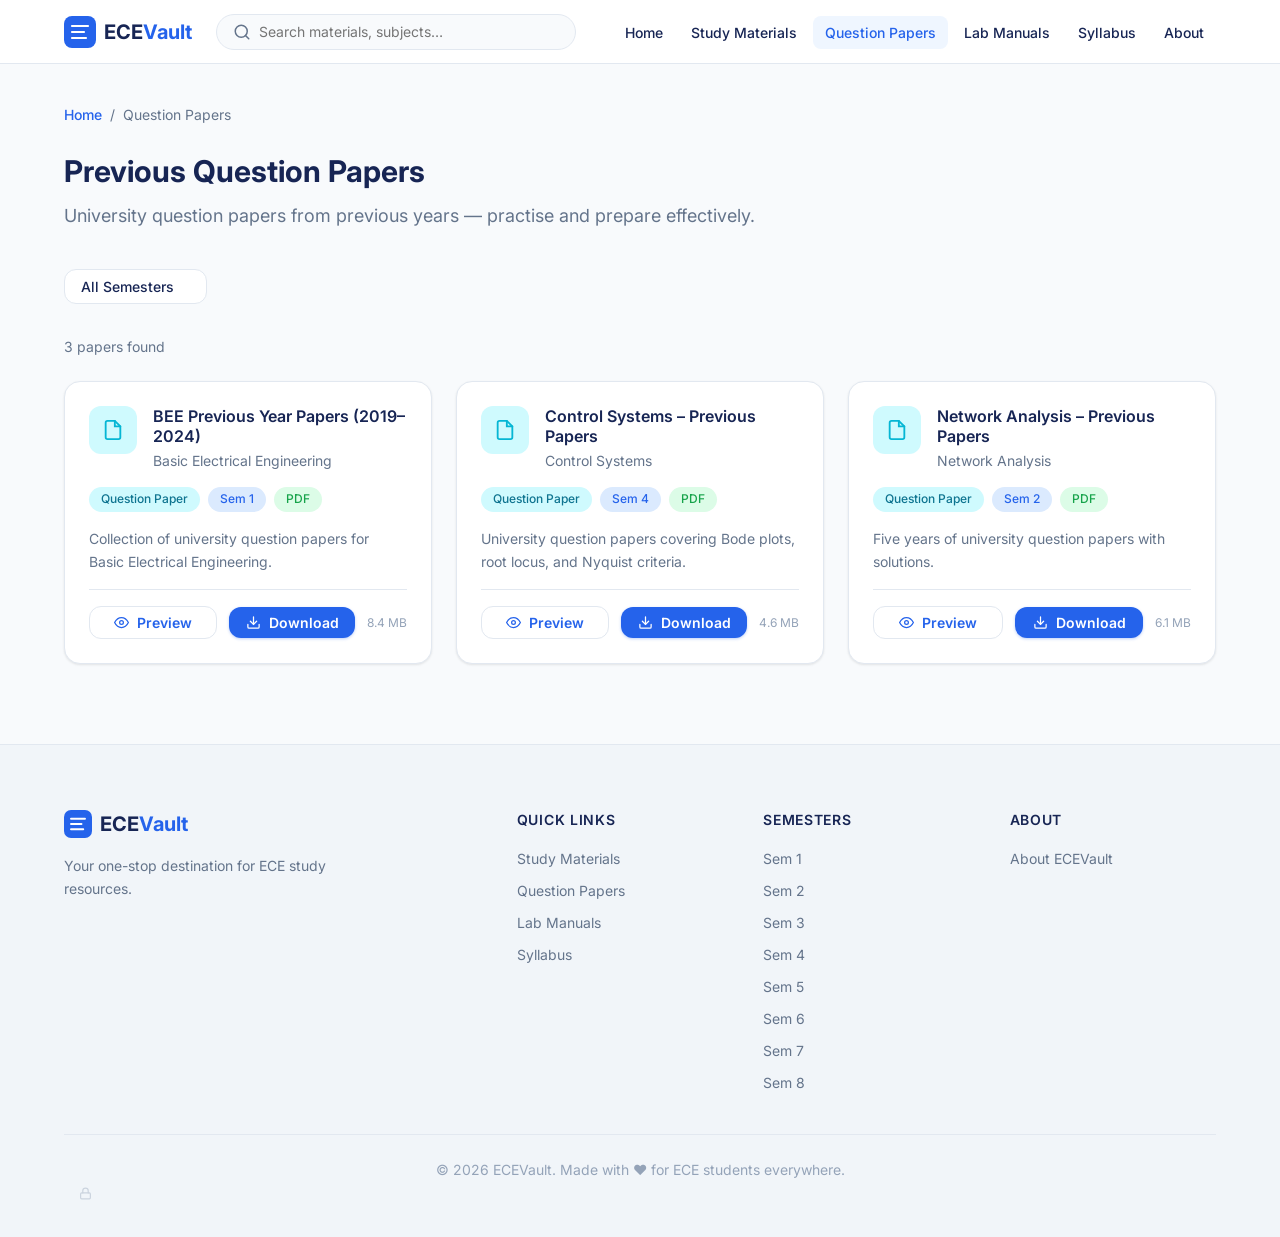
<file: papers.html>
<!DOCTYPE html>
<html lang="en">
<head>
  <meta charset="UTF-8" />
  <meta name="viewport" content="width=device-width, initial-scale=1.0" />
  <title>Previous Question Papers — ECEVault</title>
  <link rel="preconnect" href="https://fonts.googleapis.com" />
  <link rel="preconnect" href="https://fonts.gstatic.com" crossorigin />
  <link href="https://fonts.googleapis.com/css2?family=Inter:wght@400;500;600;700;800&display=swap" rel="stylesheet" />
  <link rel="stylesheet" href="css/design-tokens.css" />
  <link rel="stylesheet" href="css/components.css" />
  <link rel="stylesheet" href="css/layout.css" />
  <link rel="icon" type="image/svg+xml" href="favicon.svg" />
  <link rel="alternate icon" href="favicon.ico" />
  <meta http-equiv="X-Content-Type-Options" content="nosniff" />
  <meta name="referrer" content="strict-origin-when-cross-origin" />
</head>
<body>
  <nav class="navbar" id="navbar"><div class="container navbar__inner"><a href="index.html" class="navbar__brand"><svg class="navbar__logo-icon" viewBox="0 0 32 32" width="32" height="32" fill="none"><rect width="32" height="32" rx="8" fill="#2563EB"/><path d="M8 10h16M8 16h12M8 22h14" stroke="#fff" stroke-width="2.2" stroke-linecap="round"/></svg><span class="navbar__logo-text">ECE<span class="navbar__logo-accent">Vault</span></span></a><div class="navbar__search" id="navbarSearch"><svg width="18" height="18" viewBox="0 0 24 24" fill="none" stroke="#64748B" stroke-width="2" stroke-linecap="round"><circle cx="11" cy="11" r="8"/><line x1="21" y1="21" x2="16.65" y2="16.65"/></svg><input type="text" id="globalSearch" class="navbar__search-input" placeholder="Search materials, subjects…" autocomplete="off" /></div><ul class="navbar__links" id="navLinks"><li><a href="index.html" class="navbar__link">Home</a></li><li><a href="materials.html" class="navbar__link">Study Materials</a></li><li><a href="papers.html" class="navbar__link navbar__link--active">Question Papers</a></li><li><a href="lab-manuals.html" class="navbar__link">Lab Manuals</a></li><li><a href="syllabus.html" class="navbar__link">Syllabus</a></li><li><a href="about.html" class="navbar__link">About</a></li></ul><button class="navbar__hamburger" id="hamburgerBtn" aria-label="Toggle navigation menu"><span></span><span></span><span></span></button></div></nav>
  <main class="page-content"><div class="container"><nav class="breadcrumbs" id="breadcrumbs"></nav><div class="page-header"><h1 class="page-header__title">Previous Question Papers</h1><p class="page-header__subtitle">University question papers from previous years — practise and prepare effectively.</p></div><div id="filterContainer"></div><div class="results-info" id="resultsInfo"><span class="results-info__count" id="resultCount"></span></div><div class="materials-grid" id="papersGrid"></div><div class="empty-state" id="emptyState" style="display:none;"><div class="empty-state__icon"><svg width="28" height="28" viewBox="0 0 24 24" fill="none" stroke="#2563EB" stroke-width="2" stroke-linecap="round"><path d="M14 2H6a2 2 0 0 0-2 2v16a2 2 0 0 0 2 2h12a2 2 0 0 0 2-2V8z"/><polyline points="14 2 14 8 20 8"/></svg></div><h3 class="empty-state__title">No question papers found</h3><p class="empty-state__desc">Try adjusting your filters.</p></div></div></main>
  <footer class="footer"><div class="container"><div class="footer__grid"><div class="footer__brand"><a href="index.html" class="navbar__brand"><svg class="navbar__logo-icon" viewBox="0 0 32 32" width="28" height="28" fill="none"><rect width="32" height="32" rx="8" fill="#2563EB"/><path d="M8 10h16M8 16h12M8 22h14" stroke="#fff" stroke-width="2.2" stroke-linecap="round"/></svg><span class="navbar__logo-text">ECE<span class="navbar__logo-accent">Vault</span></span></a><p class="footer__tagline">Your one-stop destination for ECE study resources.</p></div><div class="footer__col"><h4 class="footer__heading">Quick Links</h4><ul class="footer__list"><li><a href="materials.html">Study Materials</a></li><li><a href="papers.html">Question Papers</a></li><li><a href="lab-manuals.html">Lab Manuals</a></li><li><a href="syllabus.html">Syllabus</a></li></ul></div><div class="footer__col"><h4 class="footer__heading">Semesters</h4><ul class="footer__list"><li><a href="semester.html?sem=1">Sem 1</a></li><li><a href="semester.html?sem=2">Sem 2</a></li><li><a href="semester.html?sem=3">Sem 3</a></li><li><a href="semester.html?sem=4">Sem 4</a></li><li><a href="semester.html?sem=5">Sem 5</a></li><li><a href="semester.html?sem=6">Sem 6</a></li><li><a href="semester.html?sem=7">Sem 7</a></li><li><a href="semester.html?sem=8">Sem 8</a></li></ul></div><div class="footer__col"><h4 class="footer__heading">About</h4><ul class="footer__list"><li><a href="about.html">About ECEVault</a></li></ul></div></div><div class="footer__bottom"><p>&copy; 2026 ECEVault. Made with ❤️ for ECE students everywhere.</p></div></div></footer>
  <script src="js/data.js"></script><script src="js/components.js"></script><script src="js/app.js"></script>
  <script>document.addEventListener('DOMContentLoaded',()=>{renderBreadcrumbs('breadcrumbs',[{label:'Home',href:'index.html'},{label:'Question Papers',href:'papers.html'}]);renderFilters('filterContainer',{showType:false,showUnit:false});function render(){const filters={type:'paper'};document.querySelectorAll('.filter-select').forEach(sel=>{if(sel.value)filters[sel.dataset.filter]=sel.value;});const results=getMaterials(filters);const grid=document.getElementById('papersGrid');const empty=document.getElementById('emptyState');document.getElementById('resultCount').textContent=results.length+' paper'+(results.length!==1?'s':'')+' found';if(results.length>0){grid.innerHTML=results.map(renderMaterialCard).join('');empty.style.display='none';}else{grid.innerHTML='';empty.style.display='block';}}render();document.addEventListener('change',(e)=>{if(e.target.matches('.filter-select'))render();});});</script>
</body>
</html>
</file>
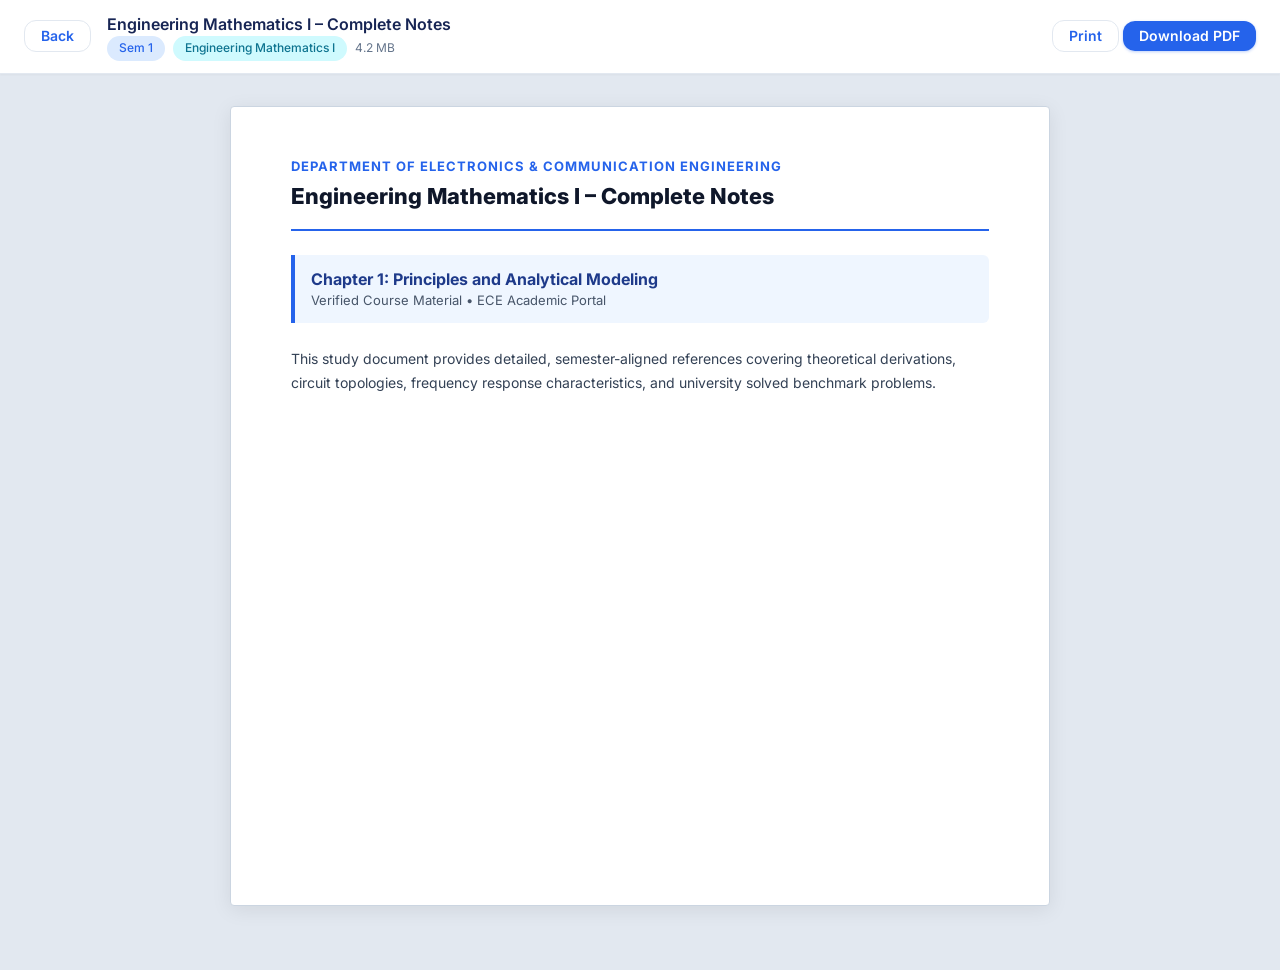
<file: preview.html>
<!DOCTYPE html>
<html lang="en">
<head>
  <meta charset="UTF-8" />
  <meta name="viewport" content="width=device-width, initial-scale=1.0" />
  <title>Document Preview — ECEVault</title>
  <link rel="icon" type="image/svg+xml" href="favicon.svg" />
  <link rel="alternate icon" href="favicon.ico" />
  <meta http-equiv="X-Content-Type-Options" content="nosniff" />
  <meta name="referrer" content="strict-origin-when-cross-origin" />
  <link rel="preconnect" href="https://fonts.gstatic.com" crossorigin />
  <link href="https://fonts.googleapis.com/css2?family=Inter:wght@400;500;600;700;800&family=Fira+Code:wght@400;500&display=swap" rel="stylesheet" />
  <link rel="stylesheet" href="css/design-tokens.css" />
  <link rel="stylesheet" href="css/components.css" />
  <link rel="stylesheet" href="css/layout.css" />
  <style>
    body { background-color: #F1F5F9; min-height: 100vh; display: flex; flex-direction: column; }
    .preview-navbar { background: #FFFFFF; border-bottom: 1px solid var(--color-border); padding: var(--space-3) var(--space-6); display: flex; align-items: center; justify-content: space-between; gap: var(--space-4); position: sticky; top: 0; z-index: 100; box-shadow: var(--shadow-xs); }
    .preview-navbar__left { display: flex; align-items: center; gap: var(--space-4); min-width: 0; }
    .preview-doc-title { font-size: var(--font-size-base); font-weight: var(--font-weight-semibold); color: var(--color-text); white-space: nowrap; overflow: hidden; text-overflow: ellipsis; max-width: 400px; }
    .preview-doc-meta { font-size: var(--font-size-xs); color: var(--color-text-secondary); display: flex; gap: var(--space-2); align-items: center; }
    .preview-toolbar { display: flex; align-items: center; gap: var(--space-2); background: var(--color-bg); border: 1px solid var(--color-border); border-radius: var(--radius-lg); padding: 4px var(--space-2); }
    .preview-tool-btn { width: 34px; height: 34px; border-radius: var(--radius-md); display: flex; align-items: center; justify-content: center; color: var(--color-text-secondary); background: transparent; cursor: pointer; transition: all var(--transition-fast); }
    .preview-tool-btn:hover { background: #FFFFFF; color: var(--color-primary); box-shadow: var(--shadow-xs); }
    .preview-layout { flex: 1; display: flex; overflow: hidden; height: calc(100vh - 65px); }
    .preview-stage { flex: 1; overflow-y: auto; padding: var(--space-8); display: flex; flex-direction: column; align-items: center; background: #E2E8F0; }
    .doc-page { background: #FFFFFF; width: 100%; max-width: 820px; min-height: 800px; border: 1px solid #CBD5E1; border-radius: 4px; padding: 50px 60px; box-shadow: 0 4px 20px rgba(0,0,0,0.08); margin-bottom: var(--space-8); }
    .doc-page__header { border-bottom: 2px solid #2563EB; padding-bottom: var(--space-4); margin-bottom: var(--space-6); display: flex; justify-content: space-between; align-items: flex-end; }
    .doc-page__univ { font-size: 13px; text-transform: uppercase; letter-spacing: 1px; font-weight: 700; color: #2563EB; }
    .doc-page__title { font-size: 22px; font-weight: 800; color: #0F172A; margin-top: 4px; }
  </style>
</head>
<body>
  <header class="preview-navbar">
    <div class="preview-navbar__left">
      <a href="materials.html" class="btn btn--outline btn--sm">Back</a>
      <div class="preview-doc-info">
        <h1 class="preview-doc-title" id="docTitle">Document Preview</h1>
        <div class="preview-doc-meta" id="docMeta"><span>PDF Document</span> • <span>Verified</span></div>
      </div>
    </div>
    <div class="preview-actions">
      <button class="btn btn--outline btn--sm" onclick="window.print()">Print</button>
      <button class="btn btn--primary btn--sm" id="btnDownloadDoc">Download PDF</button>
    </div>
  </header>
  <div class="preview-layout">
    <main class="preview-stage" id="stage">
      <div class="doc-page" id="docCanvas">
        <div class="doc-page__header">
          <div>
            <div class="doc-page__univ">Department of Electronics &amp; Communication Engineering</div>
            <h2 class="doc-page__title" id="canvasTitle">Lecture Notes &amp; Study Guide</h2>
          </div>
        </div>
        <div style="background:#EFF6FF; border-left:4px solid #2563EB; padding:12px 16px; border-radius:0 6px 6px 0; margin-bottom:24px;">
          <div style="font-weight:700; color:#1E3A8A;">Chapter 1: Principles and Analytical Modeling</div>
          <div style="font-size:13px; color:#475569;">Verified Course Material &bull; ECE Academic Portal</div>
        </div>
        <p style="font-size:14px; line-height:1.7; color:#334155; margin-bottom:14px;">
          This study document provides detailed, semester-aligned references covering theoretical derivations, circuit topologies, frequency response characteristics, and university solved benchmark problems.
        </p>
      </div>
    </main>
  </div>
  <script src="js/data.js"></script>
  <script src="js/components.js"></script>
  <script src="js/app.js"></script>
  <script>
    document.addEventListener('DOMContentLoaded', () => {
      const urlId = getUrlParam('id') || 'm001';
      const allMats = typeof getAllMaterials === 'function' ? getAllMaterials() : ECE_DATA.materials;
      const material = allMats.find(m => m.id === urlId) || allMats[0];
      const subj = getSubject(material.subjectId) || { name: 'ECE', code: 'EC' };
      document.title = `${material.title} (Preview) — ECEVault`;
      document.getElementById('docTitle').textContent = material.title;
      document.getElementById('canvasTitle').textContent = material.title;
      document.getElementById('docMeta').innerHTML = `<span class="badge badge--blue">Sem ${material.semester}</span> <span class="badge badge--cyan">${subj.name}</span> <span>${material.size}</span>`;
      document.getElementById('btnDownloadDoc').addEventListener('click', () => handleDownload(material.id));
    });
  </script>
</body>
</html>
</file>
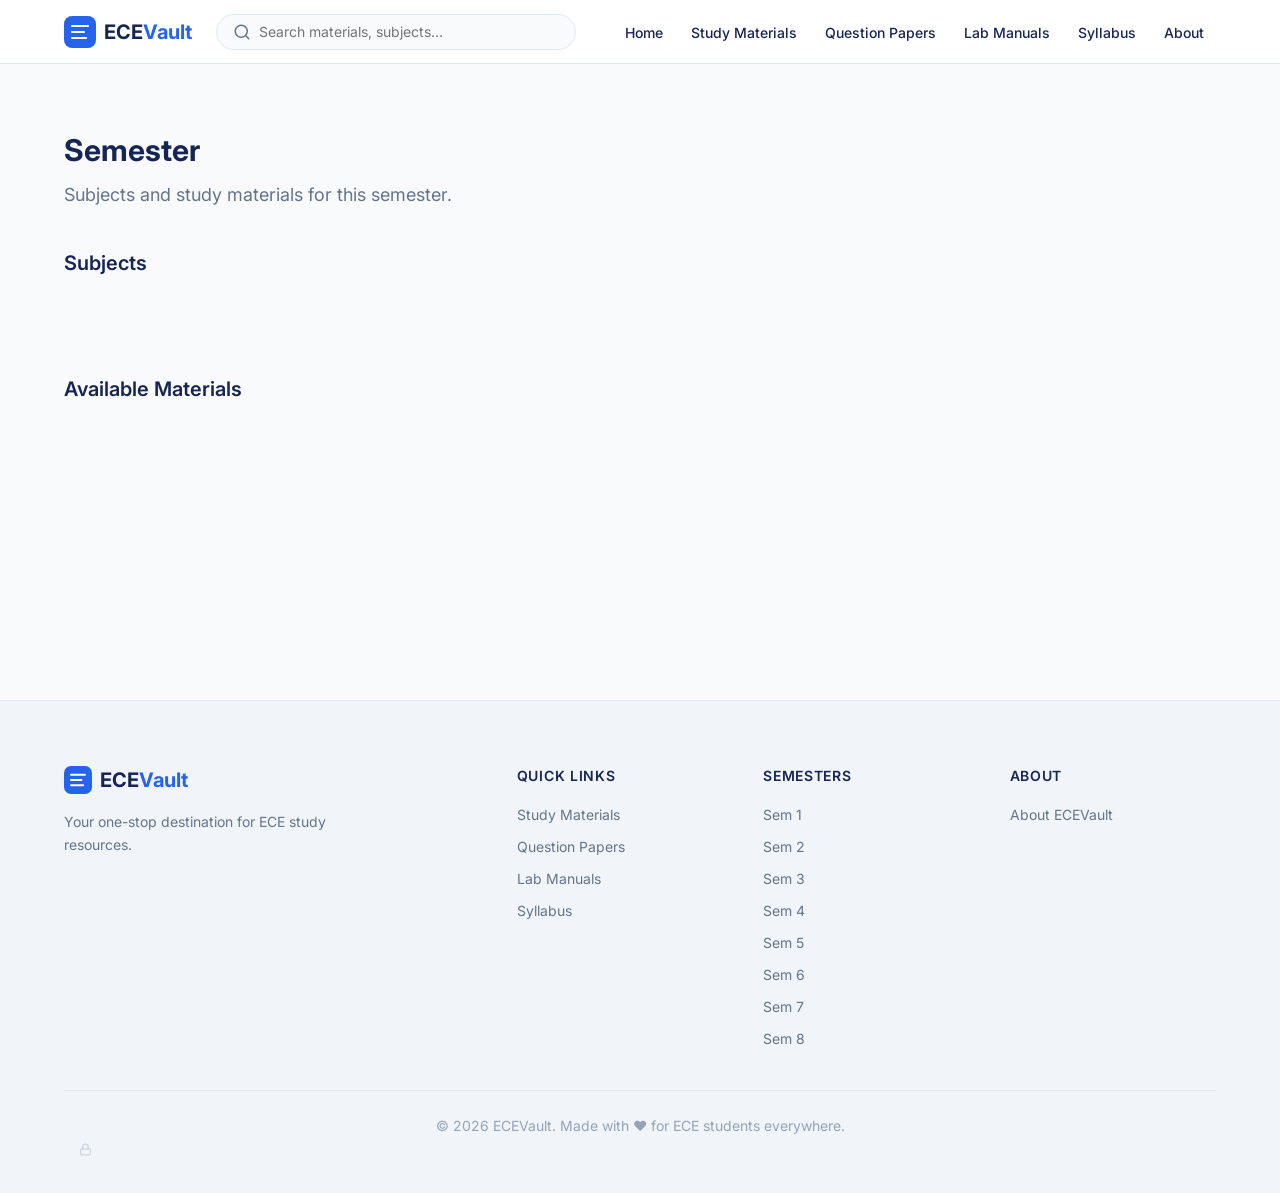
<file: semester.html>
<!DOCTYPE html>
<html lang="en">
<head>
  <meta charset="UTF-8" />
  <meta name="viewport" content="width=device-width, initial-scale=1.0" />
  <title>Semester — ECEVault</title>
  <link rel="preconnect" href="https://fonts.googleapis.com" />
  <link rel="preconnect" href="https://fonts.gstatic.com" crossorigin />
  <link href="https://fonts.googleapis.com/css2?family=Inter:wght@400;500;600;700;800&display=swap" rel="stylesheet" />
  <link rel="stylesheet" href="css/design-tokens.css" />
  <link rel="stylesheet" href="css/components.css" />
  <link rel="stylesheet" href="css/layout.css" />
  <link rel="icon" type="image/svg+xml" href="favicon.svg" />
  <link rel="alternate icon" href="favicon.ico" />
  <meta http-equiv="X-Content-Type-Options" content="nosniff" />
  <meta name="referrer" content="strict-origin-when-cross-origin" />
</head>
<body>
  <nav class="navbar" id="navbar"><div class="container navbar__inner"><a href="index.html" class="navbar__brand"><svg class="navbar__logo-icon" viewBox="0 0 32 32" width="32" height="32" fill="none"><rect width="32" height="32" rx="8" fill="#2563EB"/><path d="M8 10h16M8 16h12M8 22h14" stroke="#fff" stroke-width="2.2" stroke-linecap="round"/></svg><span class="navbar__logo-text">ECE<span class="navbar__logo-accent">Vault</span></span></a><div class="navbar__search" id="navbarSearch"><svg width="18" height="18" viewBox="0 0 24 24" fill="none" stroke="#64748B" stroke-width="2" stroke-linecap="round"><circle cx="11" cy="11" r="8"/><line x1="21" y1="21" x2="16.65" y2="16.65"/></svg><input type="text" id="globalSearch" class="navbar__search-input" placeholder="Search materials, subjects…" autocomplete="off" /></div><ul class="navbar__links" id="navLinks"><li><a href="index.html" class="navbar__link">Home</a></li><li><a href="materials.html" class="navbar__link">Study Materials</a></li><li><a href="papers.html" class="navbar__link">Question Papers</a></li><li><a href="lab-manuals.html" class="navbar__link">Lab Manuals</a></li><li><a href="syllabus.html" class="navbar__link">Syllabus</a></li><li><a href="about.html" class="navbar__link">About</a></li></ul><button class="navbar__hamburger" id="hamburgerBtn" aria-label="Toggle navigation menu"><span></span><span></span><span></span></button></div></nav>
  <main class="page-content"><div class="container"><nav class="breadcrumbs" id="breadcrumbs"></nav><div class="page-header"><h1 class="page-header__title" id="semesterTitle">Semester</h1><p class="page-header__subtitle" id="semesterSubtitle">Subjects and study materials for this semester.</p></div><div class="section__header" style="text-align:left; margin-bottom: var(--space-8);"><h2 style="font-size:var(--font-size-xl); font-weight:var(--font-weight-semibold); color:var(--color-text);">Subjects</h2></div><div class="subject-grid" id="subjectGrid"></div><div style="margin-top: var(--space-16);"><div class="section__header" style="text-align:left; margin-bottom: var(--space-8);"><h2 style="font-size:var(--font-size-xl); font-weight:var(--font-weight-semibold); color:var(--color-text);">Available Materials</h2></div><div class="materials-grid" id="semMaterialsGrid"></div><div class="empty-state" id="emptyState" style="display:none;"><h3 class="empty-state__title">No materials yet</h3><p class="empty-state__desc">Materials for this semester will be added soon.</p></div></div></div></main>
  <footer class="footer"><div class="container"><div class="footer__grid"><div class="footer__brand"><a href="index.html" class="navbar__brand"><svg class="navbar__logo-icon" viewBox="0 0 32 32" width="28" height="28" fill="none"><rect width="32" height="32" rx="8" fill="#2563EB"/><path d="M8 10h16M8 16h12M8 22h14" stroke="#fff" stroke-width="2.2" stroke-linecap="round"/></svg><span class="navbar__logo-text">ECE<span class="navbar__logo-accent">Vault</span></span></a><p class="footer__tagline">Your one-stop destination for ECE study resources.</p></div><div class="footer__col"><h4 class="footer__heading">Quick Links</h4><ul class="footer__list"><li><a href="materials.html">Study Materials</a></li><li><a href="papers.html">Question Papers</a></li><li><a href="lab-manuals.html">Lab Manuals</a></li><li><a href="syllabus.html">Syllabus</a></li></ul></div><div class="footer__col"><h4 class="footer__heading">Semesters</h4><ul class="footer__list"><li><a href="semester.html?sem=1">Sem 1</a></li><li><a href="semester.html?sem=2">Sem 2</a></li><li><a href="semester.html?sem=3">Sem 3</a></li><li><a href="semester.html?sem=4">Sem 4</a></li><li><a href="semester.html?sem=5">Sem 5</a></li><li><a href="semester.html?sem=6">Sem 6</a></li><li><a href="semester.html?sem=7">Sem 7</a></li><li><a href="semester.html?sem=8">Sem 8</a></li></ul></div><div class="footer__col"><h4 class="footer__heading">About</h4><ul class="footer__list"><li><a href="about.html">About ECEVault</a></li></ul></div></div><div class="footer__bottom"><p>&copy; 2026 ECEVault. Made with ❤️ for ECE students everywhere.</p></div></div></footer>
  <script src="js/data.js"></script><script src="js/components.js"></script><script src="js/app.js"></script><script src="js/pages/semester.js"></script>
  <style>.subject-grid{display:grid;grid-template-columns:repeat(auto-fill,minmax(280px,1fr));gap:var(--space-6);}.subject-card{background:var(--color-card);border:1px solid var(--color-border);border-radius:var(--radius-xl);padding:var(--space-6);transition:all var(--transition-base);display:block;text-decoration:none;}.subject-card:hover{box-shadow:var(--shadow-lg);border-color:var(--color-primary-light);transform:translateY(-2px);}.subject-card__code{font-size:var(--font-size-xs);font-weight:var(--font-weight-semibold);color:var(--color-primary);background:var(--color-primary-light);padding:var(--space-1) var(--space-3);border-radius:var(--radius-full);display:inline-block;margin-bottom:var(--space-3);}.subject-card__name{font-size:var(--font-size-base);font-weight:var(--font-weight-semibold);color:var(--color-text);margin-bottom:var(--space-2);}.subject-card__info{font-size:var(--font-size-sm);color:var(--color-text-secondary);display:flex;align-items:center;gap:var(--space-4);}.subject-card__link{font-size:var(--font-size-sm);font-weight:var(--font-weight-medium);color:var(--color-primary);margin-top:var(--space-3);display:inline-block;}</style>
</body>
</html>
</file>
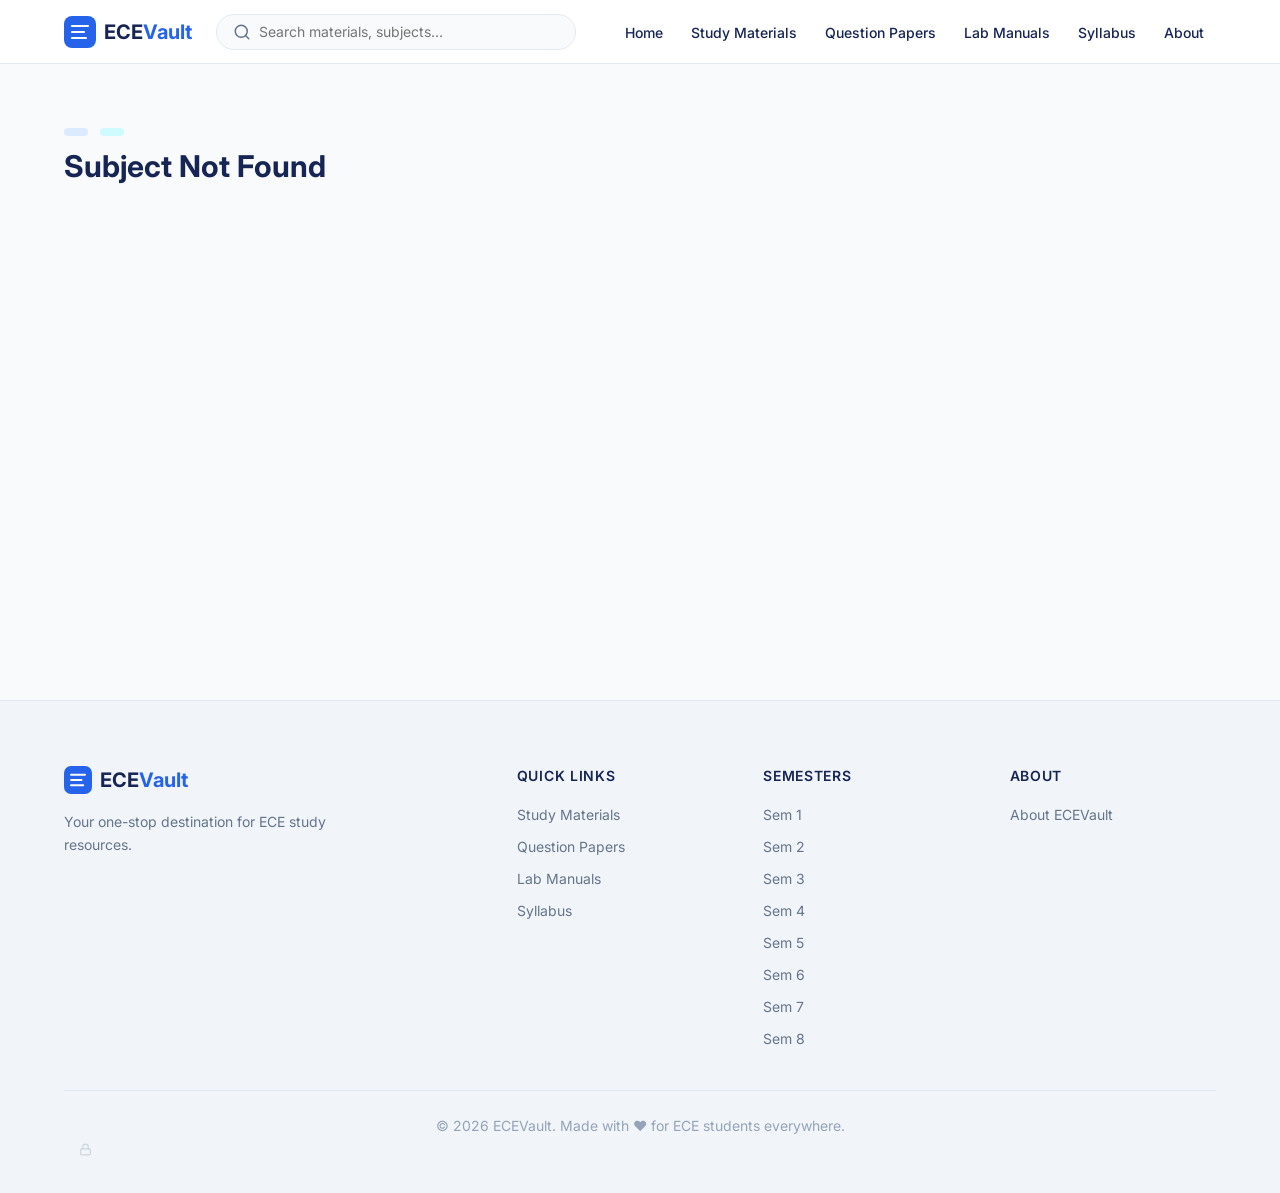
<file: subject.html>
<!DOCTYPE html>
<html lang="en">
<head>
  <meta charset="UTF-8" />
  <meta name="viewport" content="width=device-width, initial-scale=1.0" />
  <title>Subject — ECEVault</title>
  <link rel="preconnect" href="https://fonts.googleapis.com" />
  <link rel="preconnect" href="https://fonts.gstatic.com" crossorigin />
  <link href="https://fonts.googleapis.com/css2?family=Inter:wght@400;500;600;700;800&display=swap" rel="stylesheet" />
  <link rel="stylesheet" href="css/design-tokens.css" />
  <link rel="stylesheet" href="css/components.css" />
  <link rel="stylesheet" href="css/layout.css" />
  <link rel="icon" type="image/svg+xml" href="favicon.svg" />
  <link rel="alternate icon" href="favicon.ico" />
  <meta http-equiv="X-Content-Type-Options" content="nosniff" />
  <meta name="referrer" content="strict-origin-when-cross-origin" />
</head>
<body>
  <nav class="navbar" id="navbar"><div class="container navbar__inner"><a href="index.html" class="navbar__brand"><svg class="navbar__logo-icon" viewBox="0 0 32 32" width="32" height="32" fill="none"><rect width="32" height="32" rx="8" fill="#2563EB"/><path d="M8 10h16M8 16h12M8 22h14" stroke="#fff" stroke-width="2.2" stroke-linecap="round"/></svg><span class="navbar__logo-text">ECE<span class="navbar__logo-accent">Vault</span></span></a><div class="navbar__search" id="navbarSearch"><svg width="18" height="18" viewBox="0 0 24 24" fill="none" stroke="#64748B" stroke-width="2" stroke-linecap="round"><circle cx="11" cy="11" r="8"/><line x1="21" y1="21" x2="16.65" y2="16.65"/></svg><input type="text" id="globalSearch" class="navbar__search-input" placeholder="Search materials, subjects…" autocomplete="off" /></div><ul class="navbar__links" id="navLinks"><li><a href="index.html" class="navbar__link">Home</a></li><li><a href="materials.html" class="navbar__link">Study Materials</a></li><li><a href="papers.html" class="navbar__link">Question Papers</a></li><li><a href="lab-manuals.html" class="navbar__link">Lab Manuals</a></li><li><a href="syllabus.html" class="navbar__link">Syllabus</a></li><li><a href="about.html" class="navbar__link">About</a></li></ul><button class="navbar__hamburger" id="hamburgerBtn" aria-label="Toggle navigation menu"><span></span><span></span><span></span></button></div></nav>
  <main class="page-content"><div class="container"><nav class="breadcrumbs" id="breadcrumbs"></nav><div class="page-header" style="margin-bottom: var(--space-8);"><div style="display:flex;align-items:center;gap:var(--space-3);margin-bottom:var(--space-2);"><span class="badge badge--blue" id="subjectCode"></span><span class="badge badge--cyan" id="subjectSem"></span></div><h1 class="page-header__title" id="subjectTitle">Subject</h1><p class="page-header__subtitle" id="subjectInfo"></p></div><div id="filterContainer"></div><div class="materials-grid" id="subjectMaterials"></div><div class="empty-state" id="emptyState" style="display:none;"><h3 class="empty-state__title">No materials yet</h3><p class="empty-state__desc">Materials for this subject will be added soon.</p></div></div></main>
  <footer class="footer"><div class="container"><div class="footer__grid"><div class="footer__brand"><a href="index.html" class="navbar__brand"><svg class="navbar__logo-icon" viewBox="0 0 32 32" width="28" height="28" fill="none"><rect width="32" height="32" rx="8" fill="#2563EB"/><path d="M8 10h16M8 16h12M8 22h14" stroke="#fff" stroke-width="2.2" stroke-linecap="round"/></svg><span class="navbar__logo-text">ECE<span class="navbar__logo-accent">Vault</span></span></a><p class="footer__tagline">Your one-stop destination for ECE study resources.</p></div><div class="footer__col"><h4 class="footer__heading">Quick Links</h4><ul class="footer__list"><li><a href="materials.html">Study Materials</a></li><li><a href="papers.html">Question Papers</a></li><li><a href="lab-manuals.html">Lab Manuals</a></li><li><a href="syllabus.html">Syllabus</a></li></ul></div><div class="footer__col"><h4 class="footer__heading">Semesters</h4><ul class="footer__list"><li><a href="semester.html?sem=1">Sem 1</a></li><li><a href="semester.html?sem=2">Sem 2</a></li><li><a href="semester.html?sem=3">Sem 3</a></li><li><a href="semester.html?sem=4">Sem 4</a></li><li><a href="semester.html?sem=5">Sem 5</a></li><li><a href="semester.html?sem=6">Sem 6</a></li><li><a href="semester.html?sem=7">Sem 7</a></li><li><a href="semester.html?sem=8">Sem 8</a></li></ul></div><div class="footer__col"><h4 class="footer__heading">About</h4><ul class="footer__list"><li><a href="about.html">About ECEVault</a></li></ul></div></div><div class="footer__bottom"><p>&copy; 2026 ECEVault. Made with ❤️ for ECE students everywhere.</p></div></div></footer>
  <script src="js/data.js"></script><script src="js/components.js"></script><script src="js/app.js"></script>
  <script>document.addEventListener('DOMContentLoaded',()=>{const subjectId=getUrlParam('id');const subj=getSubject(subjectId);if(!subj){document.getElementById('subjectTitle').textContent='Subject Not Found';return;}document.title=subj.name+' — ECEVault';document.getElementById('subjectTitle').textContent=subj.name;document.getElementById('subjectCode').textContent=subj.code;document.getElementById('subjectSem').textContent=subj.semesterLabel;document.getElementById('subjectInfo').textContent=subj.units+' Units';renderBreadcrumbs('breadcrumbs',[{label:'Home',href:'index.html'},{label:subj.semesterLabel,href:'semester.html?sem='+subj.semester},{label:subj.name,href:'subject.html?id='+subj.id}]);renderFilters('filterContainer',{showSemester:false,subjects:null});const materials=getMaterials({subjectId:subj.id});const grid=document.getElementById('subjectMaterials');const emptyState=document.getElementById('emptyState');if(materials.length>0){grid.innerHTML=materials.map(renderMaterialCard).join('');}else{emptyState.style.display='block';}});</script>
</body>
</html>
</file>
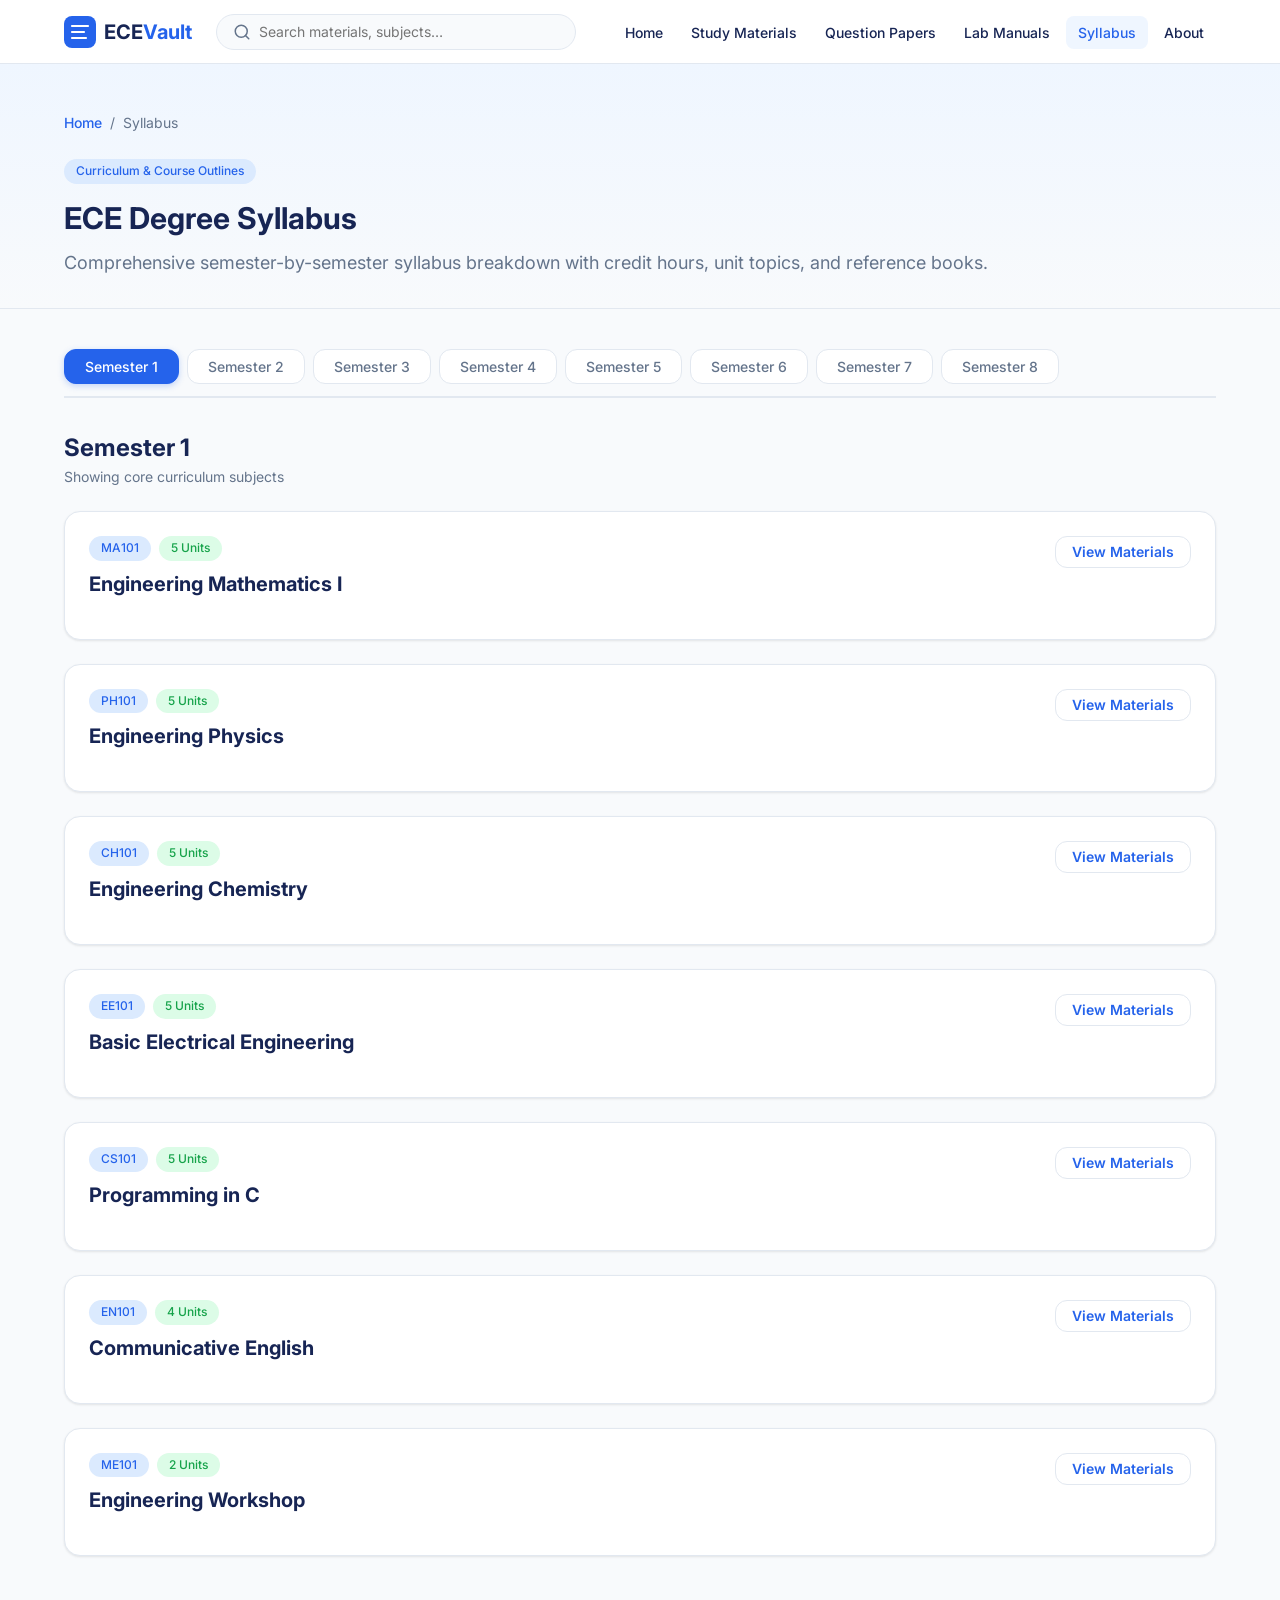
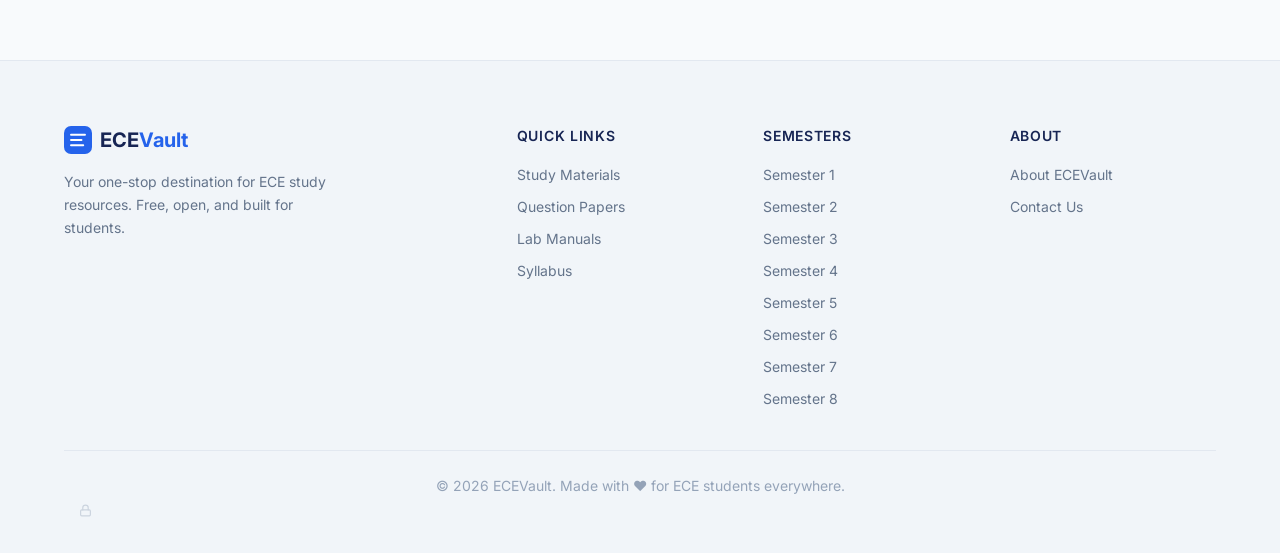
<file: syllabus.html>
<!DOCTYPE html>
<html lang="en">
<head>
  <meta charset="UTF-8" />
  <meta name="viewport" content="width=device-width, initial-scale=1.0" />
  <title>Syllabus & Curriculum — ECEVault</title>
  <meta name="description" content="Official semester-wise ECE syllabus, course structures, unit breakdowns, credits, and reference textbooks." />
  <link rel="preconnect" href="https://fonts.googleapis.com" />
  <link rel="preconnect" href="https://fonts.gstatic.com" crossorigin />
  <link href="https://fonts.googleapis.com/css2?family=Inter:wght@400;500;600;700;800&display=swap" rel="stylesheet" />
  <link rel="stylesheet" href="css/design-tokens.css" />
  <link rel="stylesheet" href="css/components.css" />
  <link rel="stylesheet" href="css/layout.css" />
  <style>
    .syllabus-hero {
      background: linear-gradient(180deg, var(--color-primary-100) 0%, var(--color-bg) 100%);
      padding: var(--space-12) 0 var(--space-8);
      border-bottom: 1px solid var(--color-border);
      margin-bottom: var(--space-10);
    }
    .syllabus-tabs {
      display: flex;
      flex-wrap: wrap;
      gap: var(--space-2);
      margin-bottom: var(--space-8);
      border-bottom: 2px solid var(--color-border);
      padding-bottom: var(--space-3);
    }
    .syllabus-tab {
      padding: var(--space-2) var(--space-5);
      border-radius: var(--radius-lg);
      font-weight: var(--font-weight-medium);
      font-size: var(--font-size-sm);
      color: var(--color-text-secondary);
      background: var(--color-card);
      border: 1px solid var(--color-border);
      cursor: pointer;
      transition: all var(--transition-fast);
    }
    .syllabus-tab:hover {
      color: var(--color-primary);
      border-color: var(--color-primary-light);
    }
    .syllabus-tab--active {
      background: var(--color-primary);
      color: #ffffff;
      border-color: var(--color-primary);
      box-shadow: 0 2px 6px rgba(37,99,235,0.25);
    }
    .syllabus-card {
      background: var(--color-card);
      border: 1px solid var(--color-border);
      border-radius: var(--radius-xl);
      padding: var(--space-6);
      margin-bottom: var(--space-6);
      box-shadow: var(--shadow-sm);
      transition: all var(--transition-base);
    }
    .syllabus-card:hover {
      box-shadow: var(--shadow-md);
      border-color: var(--color-primary-light);
    }
    .syllabus-card__header {
      display: flex;
      justify-content: space-between;
      align-items: flex-start;
      gap: var(--space-4);
      margin-bottom: var(--space-4);
      flex-wrap: wrap;
    }
    .syllabus-units {
      margin-top: var(--space-4);
      display: grid;
      gap: var(--space-3);
    }
    .syllabus-unit {
      background: var(--color-bg);
      border: 1px solid var(--color-border);
      border-radius: var(--radius-lg);
      padding: var(--space-4);
    }
    .syllabus-unit__title {
      font-size: var(--font-size-sm);
      font-weight: var(--font-weight-semibold);
      color: var(--color-primary);
      margin-bottom: var(--space-1);
    }
    .syllabus-unit__desc {
      font-size: var(--font-size-sm);
      color: var(--color-text-secondary);
      line-height: var(--line-height-normal);
    }
    .syllabus-books {
      margin-top: var(--space-4);
      padding-top: var(--space-4);
      border-top: 1px dashed var(--color-border);
      font-size: var(--font-size-sm);
      color: var(--color-text-secondary);
    }
    .syllabus-books strong {
      color: var(--color-text);
    }
  </style>
  <link rel="icon" type="image/svg+xml" href="favicon.svg" />
  <link rel="alternate icon" href="favicon.ico" />
  <meta http-equiv="X-Content-Type-Options" content="nosniff" />
  <meta name="referrer" content="strict-origin-when-cross-origin" />
</head>
<body>
  <!-- ═══════════════ NAVBAR ═══════════════ -->
  <nav class="navbar" id="navbar">
    <div class="container navbar__inner">
      <a href="index.html" class="navbar__brand">
        <svg class="navbar__logo-icon" viewBox="0 0 32 32" width="32" height="32" fill="none">
          <rect width="32" height="32" rx="8" fill="#2563EB"/>
          <path d="M8 10h16M8 16h12M8 22h14" stroke="#fff" stroke-width="2.2" stroke-linecap="round"/>
        </svg>
        <span class="navbar__logo-text">ECE<span class="navbar__logo-accent">Vault</span></span>
      </a>

      <div class="navbar__search" id="navbarSearch">
        <svg width="18" height="18" viewBox="0 0 24 24" fill="none" stroke="#64748B" stroke-width="2" stroke-linecap="round"><circle cx="11" cy="11" r="8"/><line x1="21" y1="21" x2="16.65" y2="16.65"/></svg>
        <input type="text" id="globalSearch" class="navbar__search-input" placeholder="Search materials, subjects…" autocomplete="off" />
      </div>

      <ul class="navbar__links" id="navLinks">
        <li><a href="index.html" class="navbar__link">Home</a></li>
        <li><a href="materials.html" class="navbar__link">Study Materials</a></li>
        <li><a href="papers.html" class="navbar__link">Question Papers</a></li>
        <li><a href="lab-manuals.html" class="navbar__link">Lab Manuals</a></li>
        <li><a href="syllabus.html" class="navbar__link navbar__link--active">Syllabus</a></li>
        <li><a href="about.html" class="navbar__link">About</a></li>
      </ul>

      <button class="navbar__hamburger" id="hamburgerBtn" aria-label="Toggle navigation menu">
        <span></span><span></span><span></span>
      </button>
    </div>
  </nav>

  <!-- ═══════════════ HERO BANNER ═══════════════ -->
  <header class="syllabus-hero">
    <div class="container">
      <nav class="breadcrumbs" id="breadcrumbs"></nav>
      <div class="page-header" style="margin-bottom:0;">
        <span class="badge badge--blue" style="margin-bottom: var(--space-3);">Curriculum &amp; Course Outlines</span>
        <h1 class="page-header__title">ECE Degree Syllabus</h1>
        <p class="page-header__subtitle">Comprehensive semester-by-semester syllabus breakdown with credit hours, unit topics, and reference books.</p>
      </div>
    </div>
  </header>

  <!-- ═══════════════ CONTENT ═══════════════ -->
  <main class="page-content" style="padding-top:0;">
    <div class="container">
      <div class="syllabus-tabs" id="semesterTabs"></div>
      <div class="results-info" style="margin-bottom: var(--space-6);">
        <div>
          <h2 id="currentSemHeading" style="font-size: var(--font-size-2xl); font-weight: var(--font-weight-bold); color: var(--color-text);">Semester 1</h2>
          <span id="currentSemSub" style="font-size: var(--font-size-sm); color: var(--color-text-secondary);">Showing core curriculum subjects</span>
        </div>
      </div>
      <div id="syllabusList"></div>
    </div>
  </main>

  <!-- ═══════════════ FOOTER ═══════════════ -->
  <footer class="footer">
    <div class="container">
      <div class="footer__grid">
        <div class="footer__brand">
          <a href="index.html" class="navbar__brand">
            <svg class="navbar__logo-icon" viewBox="0 0 32 32" width="28" height="28" fill="none">
              <rect width="32" height="32" rx="8" fill="#2563EB"/>
              <path d="M8 10h16M8 16h12M8 22h14" stroke="#fff" stroke-width="2.2" stroke-linecap="round"/>
            </svg>
            <span class="navbar__logo-text">ECE<span class="navbar__logo-accent">Vault</span></span>
          </a>
          <p class="footer__tagline">Your one-stop destination for ECE study resources. Free, open, and built for students.</p>
        </div>
        <div class="footer__col">
          <h4 class="footer__heading">Quick Links</h4>
          <ul class="footer__list">
            <li><a href="materials.html">Study Materials</a></li>
            <li><a href="papers.html">Question Papers</a></li>
            <li><a href="lab-manuals.html">Lab Manuals</a></li>
            <li><a href="syllabus.html">Syllabus</a></li>
          </ul>
        </div>
        <div class="footer__col">
          <h4 class="footer__heading">Semesters</h4>
          <ul class="footer__list">
            <li><a href="semester.html?sem=1">Semester 1</a></li>
            <li><a href="semester.html?sem=2">Semester 2</a></li>
            <li><a href="semester.html?sem=3">Semester 3</a></li>
            <li><a href="semester.html?sem=4">Semester 4</a></li>
            <li><a href="semester.html?sem=5">Semester 5</a></li>
            <li><a href="semester.html?sem=6">Semester 6</a></li>
            <li><a href="semester.html?sem=7">Semester 7</a></li>
            <li><a href="semester.html?sem=8">Semester 8</a></li>
          </ul>
        </div>
        <div class="footer__col">
          <h4 class="footer__heading">About</h4>
          <ul class="footer__list">
            <li><a href="about.html">About ECEVault</a></li>
            <li><a href="about.html#contact">Contact Us</a></li>
          </ul>
        </div>
      </div>
      <div class="footer__bottom">
        <p>&copy; 2026 ECEVault. Made with ❤️ for ECE students everywhere.</p>
      </div>
    </div>
  </footer>

  <script src="js/data.js"></script>
  <script src="js/components.js"></script>
  <script src="js/app.js"></script>
  <script>
    let activeSem = 1;
    document.addEventListener('DOMContentLoaded', () => {
      renderBreadcrumbs('breadcrumbs', [
        { label: 'Home', href: 'index.html' },
        { label: 'Syllabus', href: 'syllabus.html' }
      ]);
      const initialSem = parseInt(getUrlParam('sem')) || 1;
      renderTabs(initialSem);
      showSemesterSyllabus(initialSem);
    });

    function renderTabs(activeId) {
      const tabs = document.getElementById('semesterTabs');
      tabs.innerHTML = ECE_DATA.semesters.map(s => `
        <button class="syllabus-tab ${s.id === activeId ? 'syllabus-tab--active' : ''}" onclick="selectSemester(${s.id})">
          ${s.label}
        </button>
      `).join('');
    }

    function selectSemester(semId) {
      activeSem = semId;
      renderTabs(semId);
      showSemesterSyllabus(semId);
    }

    function showSemesterSyllabus(semId) {
      const sem = getSemester(semId);
      if (!sem) return;
      document.getElementById('currentSemHeading').textContent = sem.label;
      const list = document.getElementById('syllabusList');
      list.innerHTML = sem.subjects.map(subj => `
        <article class="syllabus-card" id="subj-${subj.id}">
          <div class="syllabus-card__header">
            <div>
              <div style="display:flex; align-items:center; gap:var(--space-2); margin-bottom:var(--space-2);">
                <span class="badge badge--blue">${subj.code}</span>
                <span class="badge badge--green">${subj.units} Units</span>
              </div>
              <h3 style="font-size: var(--font-size-xl); font-weight: var(--font-weight-bold); color: var(--color-text);">${subj.name}</h3>
            </div>
            <a href="subject.html?id=${subj.id}" class="btn btn--outline btn--sm">View Materials</a>
          </div>
        </article>
      `).join('');
    }
  </script>
</body>
</html>
</file>
<file: css/design-tokens.css>
:root {
  --color-bg: #F8FAFC;
  --color-bg-alt: #F1F5F9;
  --color-card: #FFFFFF;
  --color-primary: #2563EB;
  --color-primary-hover: #1D4ED8;
  --color-primary-light: #DBEAFE;
  --color-primary-100: #EFF6FF;
  --color-cyan: #06B6D4;
  --color-cyan-light: #CFFAFE;
  --color-violet: #7C3AED;
  --color-violet-light: #EDE9FE;
  --color-green: #16A34A;
  --color-green-light: #DCFCE7;
  --color-amber: #F59E0B;
  --color-amber-light: #FEF3C7;
  --color-red: #EF4444;
  --color-red-light: #FEE2E2;

  --color-text: #172554;
  --color-text-secondary: #64748B;
  --color-text-muted: #94A3B8;
  --color-border: #E2E8F0;
  --color-border-hover: #CBD5E1;

  --font-family: 'Inter', -apple-system, BlinkMacSystemFont, 'Segoe UI', sans-serif;
  --font-size-xs: 0.75rem;
  --font-size-sm: 0.875rem;
  --font-size-base: 1rem;
  --font-size-lg: 1.125rem;
  --font-size-xl: 1.25rem;
  --font-size-2xl: 1.5rem;
  --font-size-3xl: 1.875rem;
  --font-size-4xl: 2.25rem;
  --font-size-5xl: 3rem;

  --font-weight-normal: 400;
  --font-weight-medium: 500;
  --font-weight-semibold: 600;
  --font-weight-bold: 700;
  --font-weight-extrabold: 800;

  --line-height-tight: 1.25;
  --line-height-normal: 1.5;
  --line-height-relaxed: 1.625;

  --space-1: 0.25rem;
  --space-2: 0.5rem;
  --space-3: 0.75rem;
  --space-4: 1rem;
  --space-5: 1.25rem;
  --space-6: 1.5rem;
  --space-8: 2rem;
  --space-10: 2.5rem;
  --space-12: 3rem;
  --space-16: 4rem;
  --space-20: 5rem;
  --space-24: 6rem;

  --radius-sm: 0.375rem;
  --radius-md: 0.5rem;
  --radius-lg: 0.75rem;
  --radius-xl: 1rem;
  --radius-2xl: 1.25rem;
  --radius-full: 9999px;

  --shadow-xs: 0 1px 2px rgba(0,0,0,0.04);
  --shadow-sm: 0 1px 3px rgba(0,0,0,0.06), 0 1px 2px rgba(0,0,0,0.04);
  --shadow-md: 0 4px 6px -1px rgba(0,0,0,0.06), 0 2px 4px -2px rgba(0,0,0,0.04);
  --shadow-lg: 0 10px 15px -3px rgba(0,0,0,0.06), 0 4px 6px -4px rgba(0,0,0,0.04);
  --shadow-xl: 0 20px 25px -5px rgba(0,0,0,0.06), 0 8px 10px -6px rgba(0,0,0,0.04);

  --transition-fast: 150ms ease;
  --transition-base: 200ms ease;
  --transition-slow: 300ms ease;

  --container-max: 1200px;
  --navbar-height: 64px;
}

*, *::before, *::after { box-sizing: border-box; margin: 0; padding: 0; }
html { font-size: 16px; scroll-behavior: smooth; }
body { font-family: var(--font-family); font-size: var(--font-size-base); line-height: var(--line-height-normal); color: var(--color-text); background-color: var(--color-bg); min-height: 100vh; }
img, svg { display: block; max-width: 100%; }
a { color: inherit; text-decoration: none; transition: color var(--transition-fast); }
ul, ol { list-style: none; }
button, input, select, textarea { font-family: inherit; font-size: inherit; border: none; outline: none; background: none; }
button { cursor: pointer; }
</file>
<file: css/components.css>
.container { width: 100%; max-width: var(--container-max); margin: 0 auto; padding: 0 var(--space-6); }
.btn { display: inline-flex; align-items: center; gap: var(--space-2); font-weight: var(--font-weight-semibold); border-radius: var(--radius-lg); transition: all var(--transition-base); cursor: pointer; white-space: nowrap; text-decoration: none; line-height: 1; }
.btn--sm { padding: var(--space-2) var(--space-4); font-size: var(--font-size-sm); }
.btn--md { padding: var(--space-3) var(--space-5); font-size: var(--font-size-sm); }
.btn--lg { padding: var(--space-4) var(--space-8); font-size: var(--font-size-base); }
.btn--primary { background: var(--color-primary); color: #fff; box-shadow: 0 1px 3px rgba(37,99,235,0.3); }
.btn--primary:hover { background: var(--color-primary-hover); box-shadow: 0 4px 12px rgba(37,99,235,0.35); transform: translateY(-1px); }
.btn--outline { background: var(--color-card); color: var(--color-primary); border: 1.5px solid var(--color-border); }
.btn--outline:hover { border-color: var(--color-primary); background: var(--color-primary-100); transform: translateY(-1px); }
.badge { display: inline-flex; align-items: center; gap: var(--space-1); padding: var(--space-1) var(--space-3); border-radius: var(--radius-full); font-size: var(--font-size-xs); font-weight: var(--font-weight-medium); line-height: 1.4; }
.badge--blue { background: var(--color-primary-light); color: var(--color-primary); }
.badge--cyan { background: var(--color-cyan-light); color: #0E7490; }
.badge--violet { background: var(--color-violet-light); color: var(--color-violet); }
.badge--green { background: var(--color-green-light); color: var(--color-green); }
.badge--amber { background: var(--color-amber-light); color: #B45309; }
.material-card { background: var(--color-card); border: 1px solid var(--color-border); border-radius: var(--radius-xl); padding: var(--space-6); box-shadow: var(--shadow-sm); transition: all var(--transition-base); display: flex; flex-direction: column; }
.material-card:hover { box-shadow: var(--shadow-lg); border-color: var(--color-primary-light); transform: translateY(-3px); }
.material-card__header { display: flex; align-items: flex-start; gap: var(--space-4); margin-bottom: var(--space-4); }
.material-card__icon { flex-shrink: 0; width: 48px; height: 48px; border-radius: var(--radius-lg); display: flex; align-items: center; justify-content: center; }
.material-card__icon--blue { background: var(--color-primary-light); color: var(--color-primary); }
.material-card__icon--cyan { background: var(--color-cyan-light); color: var(--color-cyan); }
.material-card__icon--violet { background: var(--color-violet-light); color: var(--color-violet); }
.material-card__icon--green { background: var(--color-green-light); color: var(--color-green); }
.material-card__meta { flex: 1; min-width: 0; }
.material-card__title { font-size: var(--font-size-base); font-weight: var(--font-weight-semibold); color: var(--color-text); margin-bottom: var(--space-1); line-height: var(--line-height-tight); }
.material-card__subject { font-size: var(--font-size-sm); color: var(--color-text-secondary); }
.material-card__badges { display: flex; flex-wrap: wrap; gap: var(--space-2); margin-bottom: var(--space-4); }
.material-card__desc { font-size: var(--font-size-sm); color: var(--color-text-secondary); line-height: var(--line-height-relaxed); margin-bottom: var(--space-4); flex: 1; }
.material-card__footer { display: flex; align-items: center; gap: var(--space-3); padding-top: var(--space-4); border-top: 1px solid var(--color-border); }
.material-card__footer .btn { flex: 1; justify-content: center; }
.material-card__size { font-size: var(--font-size-xs); color: var(--color-text-muted); }
.semester-card { background: var(--color-card); border: 1px solid var(--color-border); border-radius: var(--radius-xl); padding: var(--space-6); text-align: center; transition: all var(--transition-base); cursor: pointer; text-decoration: none; display: block; }
.semester-card:hover { box-shadow: var(--shadow-lg); border-color: var(--color-primary-light); transform: translateY(-3px); }
.semester-card__icon { width: 56px; height: 56px; margin: 0 auto var(--space-4); border-radius: var(--radius-lg); display: flex; align-items: center; justify-content: center; font-size: var(--font-size-2xl); font-weight: var(--font-weight-bold); background: var(--color-primary-light); color: var(--color-primary); }
.semester-card__label { font-size: var(--font-size-lg); font-weight: var(--font-weight-semibold); color: var(--color-primary); margin-bottom: var(--space-1); }
.semester-card__count { font-size: var(--font-size-sm); color: var(--color-text-secondary); margin-bottom: var(--space-3); }
.semester-card__link { font-size: var(--font-size-sm); font-weight: var(--font-weight-medium); color: var(--color-primary); }
.section { padding: var(--space-20) 0; }
.section--alt { background: var(--color-bg-alt); }
.section__header { text-align: center; margin-bottom: var(--space-12); }
.section__badge { display: inline-block; background: var(--color-primary-light); color: var(--color-primary); font-size: var(--font-size-sm); font-weight: var(--font-weight-medium); padding: var(--space-2) var(--space-4); border-radius: var(--radius-full); margin-bottom: var(--space-4); }
.section__title { font-size: var(--font-size-3xl); font-weight: var(--font-weight-bold); color: var(--color-text); margin-bottom: var(--space-3); }
.section__subtitle { font-size: var(--font-size-lg); color: var(--color-text-secondary); max-width: 600px; margin: 0 auto; }
.section__cta { text-align: center; margin-top: var(--space-10); }
.search-bar { background: var(--color-card); border: 1.5px solid var(--color-border); border-radius: var(--radius-xl); padding: var(--space-3) var(--space-5); display: flex; align-items: center; gap: var(--space-3); max-width: 600px; width: 100%; }
.search-bar__input { flex: 1; font-size: var(--font-size-base); color: var(--color-text); background: none; }
.filters { display: flex; flex-wrap: wrap; gap: var(--space-3); margin-bottom: var(--space-8); }
.filter-select { appearance: none; background: var(--color-card); border: 1.5px solid var(--color-border); border-radius: var(--radius-lg); padding: var(--space-2) var(--space-8) var(--space-2) var(--space-4); font-size: var(--font-size-sm); font-weight: var(--font-weight-medium); color: var(--color-text); cursor: pointer; }
.semester-grid { display: grid; grid-template-columns: repeat(4, 1fr); gap: var(--space-6); }
.materials-grid { display: grid; grid-template-columns: repeat(3, 1fr); gap: var(--space-6); }
.breadcrumbs { display: flex; align-items: center; gap: var(--space-2); font-size: var(--font-size-sm); color: var(--color-text-secondary); margin-bottom: var(--space-6); }
.breadcrumbs a { color: var(--color-primary); font-weight: var(--font-weight-medium); }
.pagination { display: flex; align-items: center; justify-content: center; gap: var(--space-2); margin-top: var(--space-10); }
.pagination__btn { width: 40px; height: 40px; border-radius: var(--radius-lg); display: flex; align-items: center; justify-content: center; font-size: var(--font-size-sm); border: 1px solid var(--color-border); background: var(--color-card); cursor: pointer; }
.pagination__btn--active { background: var(--color-primary); color: #fff; }
@media (max-width: 1024px) { .semester-grid { grid-template-columns: repeat(2, 1fr); } .materials-grid { grid-template-columns: repeat(2, 1fr); } }
@media (max-width: 768px) { .semester-grid { grid-template-columns: 1fr; } .materials-grid { grid-template-columns: 1fr; } }
</file>
<file: css/layout.css>
.navbar { position: sticky; top: 0; z-index: 1000; height: var(--navbar-height); display: flex; align-items: center; backdrop-filter: blur(12px); background: rgba(255,255,255,0.95); border-bottom: 1px solid var(--color-border); }
.navbar__inner { display: flex; align-items: center; gap: var(--space-6); }
.navbar__brand { display: flex; align-items: center; gap: var(--space-2); flex-shrink: 0; }
.navbar__logo-text { font-size: var(--font-size-xl); font-weight: var(--font-weight-bold); color: var(--color-text); }
.navbar__logo-accent { color: var(--color-primary); }
.navbar__search { flex: 1; max-width: 360px; display: flex; align-items: center; gap: var(--space-2); background: var(--color-bg); border: 1px solid var(--color-border); border-radius: var(--radius-full); padding: var(--space-2) var(--space-4); }
.navbar__search-input { flex: 1; font-size: var(--font-size-sm); color: var(--color-text); min-width: 0; }
.navbar__links { display: flex; align-items: center; gap: var(--space-1); margin-left: auto; }
.navbar__link { font-size: var(--font-size-sm); font-weight: var(--font-weight-medium); color: var(--color-text); padding: var(--space-2) var(--space-3); border-radius: var(--radius-md); }
.navbar__link:hover, .navbar__link--active { color: var(--color-primary); background: var(--color-primary-100); }
.navbar__hamburger { display: none; flex-direction: column; gap: 5px; padding: var(--space-2); }
.navbar__hamburger span { display: block; width: 22px; height: 2px; background: var(--color-text); }
.footer { background: var(--color-bg-alt); border-top: 1px solid var(--color-border); padding: var(--space-16) 0 var(--space-8); }
.footer__grid { display: grid; grid-template-columns: 2fr 1fr 1fr 1fr; gap: var(--space-10); margin-bottom: var(--space-10); }
.footer__tagline { font-size: var(--font-size-sm); color: var(--color-text-secondary); line-height: var(--line-height-relaxed); margin-top: var(--space-4); max-width: 280px; }
.footer__heading { font-size: var(--font-size-sm); font-weight: var(--font-weight-semibold); color: var(--color-text); text-transform: uppercase; letter-spacing: 0.05em; margin-bottom: var(--space-4); }
.footer__list { display: flex; flex-direction: column; gap: var(--space-2); }
.footer__list a { font-size: var(--font-size-sm); color: var(--color-text-secondary); }
.footer__list a:hover { color: var(--color-primary); }
.footer__bottom { border-top: 1px solid var(--color-border); padding-top: var(--space-6); text-align: center; font-size: var(--font-size-sm); color: var(--color-text-muted); }
.page-content { padding-top: var(--space-10); padding-bottom: var(--space-20); min-height: calc(100vh - var(--navbar-height) - 200px); }
.page-header { margin-bottom: var(--space-10); }
.page-header__title { font-size: var(--font-size-3xl); font-weight: var(--font-weight-bold); color: var(--color-text); margin-bottom: var(--space-2); }
.page-header__subtitle { font-size: var(--font-size-lg); color: var(--color-text-secondary); }
.results-info { display: flex; align-items: center; justify-content: space-between; margin-bottom: var(--space-6); font-size: var(--font-size-sm); color: var(--color-text-secondary); }
@media (max-width: 900px) { .navbar__hamburger { display: flex; } .navbar__search { max-width: 180px; } .footer__grid { grid-template-columns: 1fr 1fr; } }
@media (max-width: 600px) { .footer__grid { grid-template-columns: 1fr; } }
</file>
